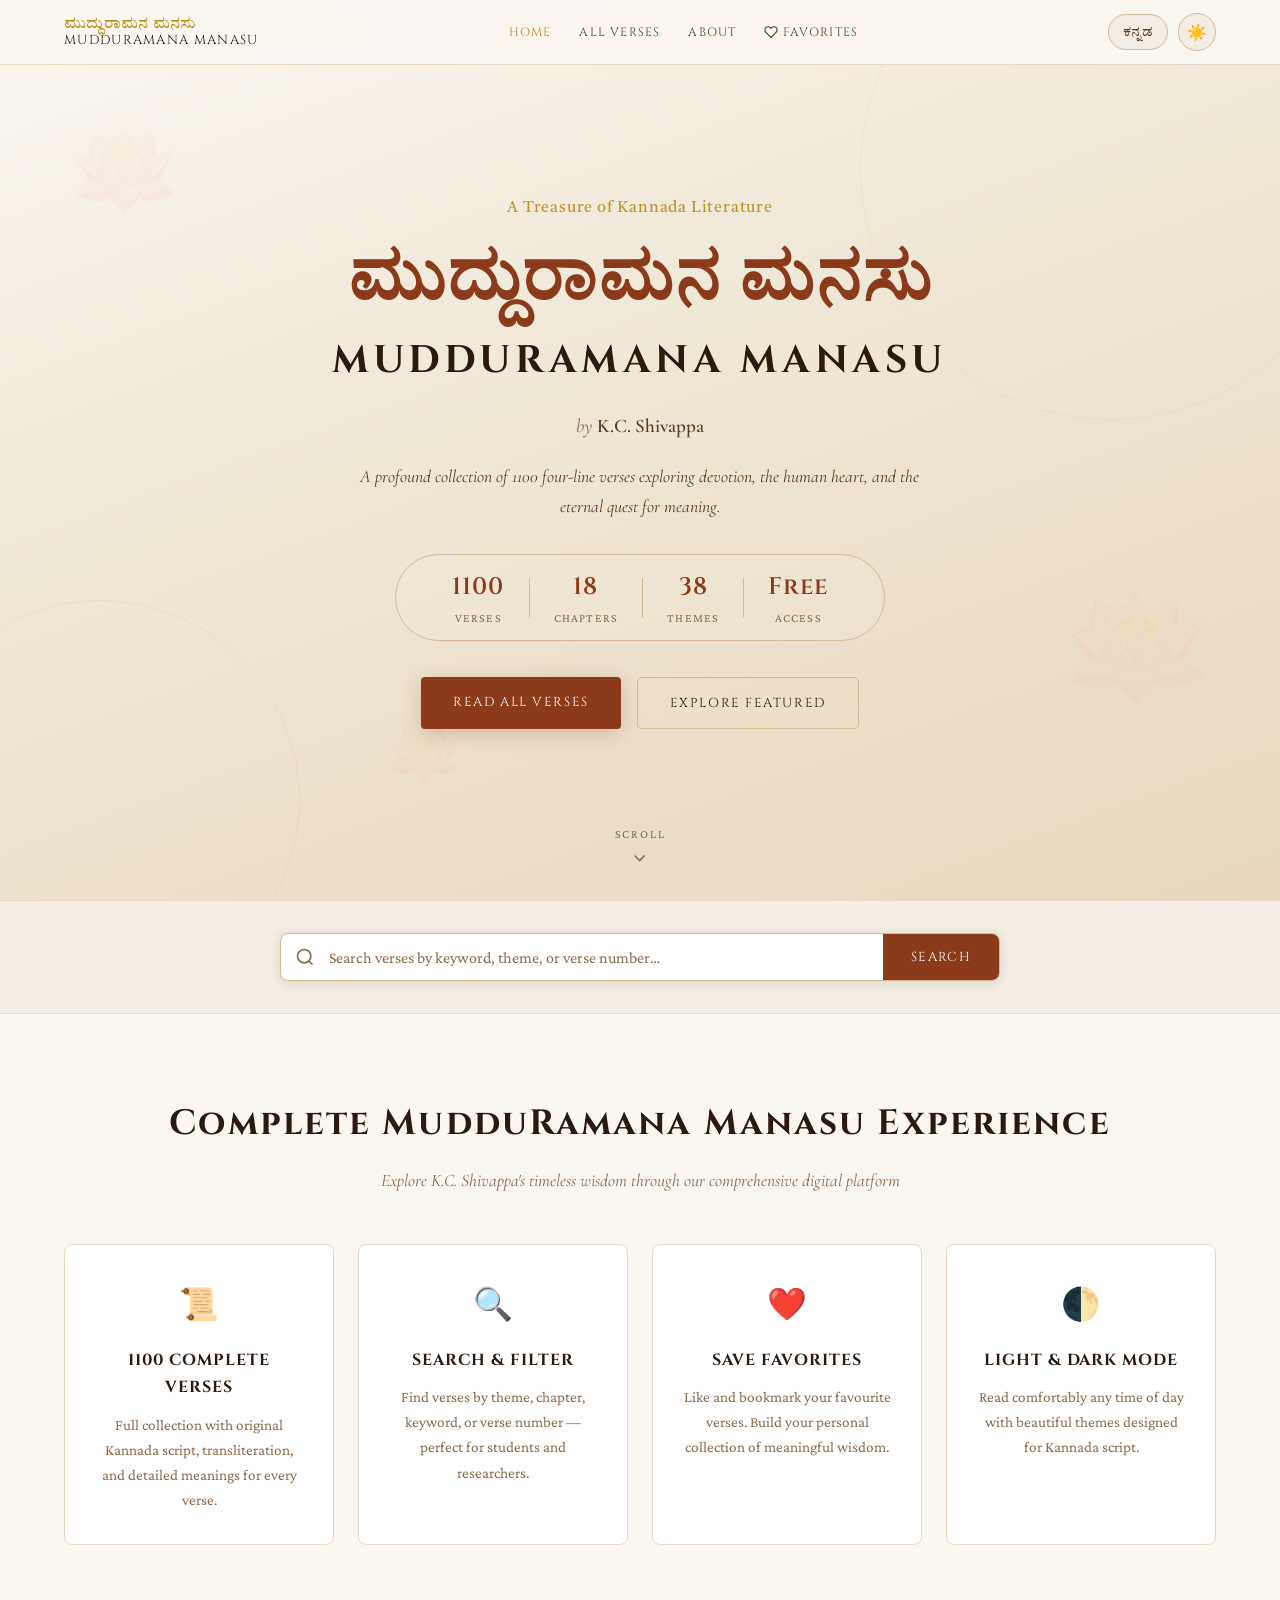
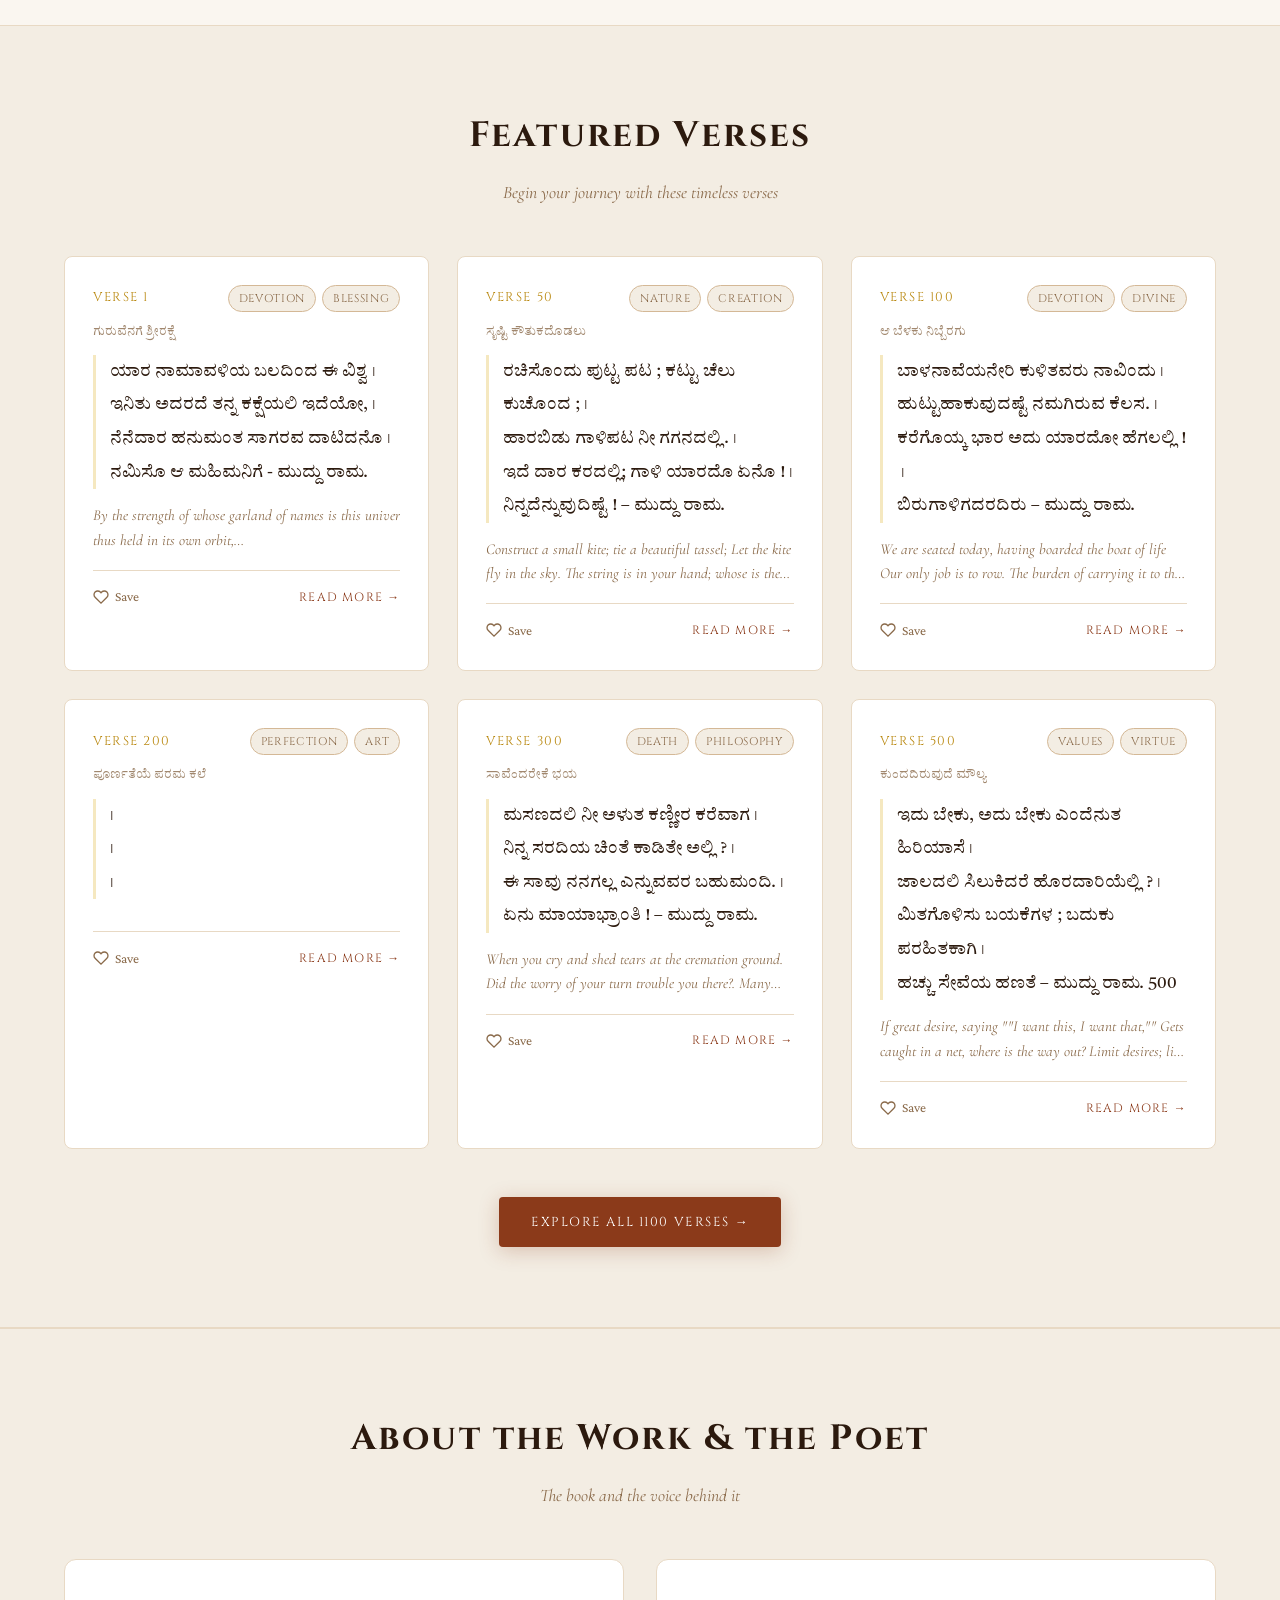
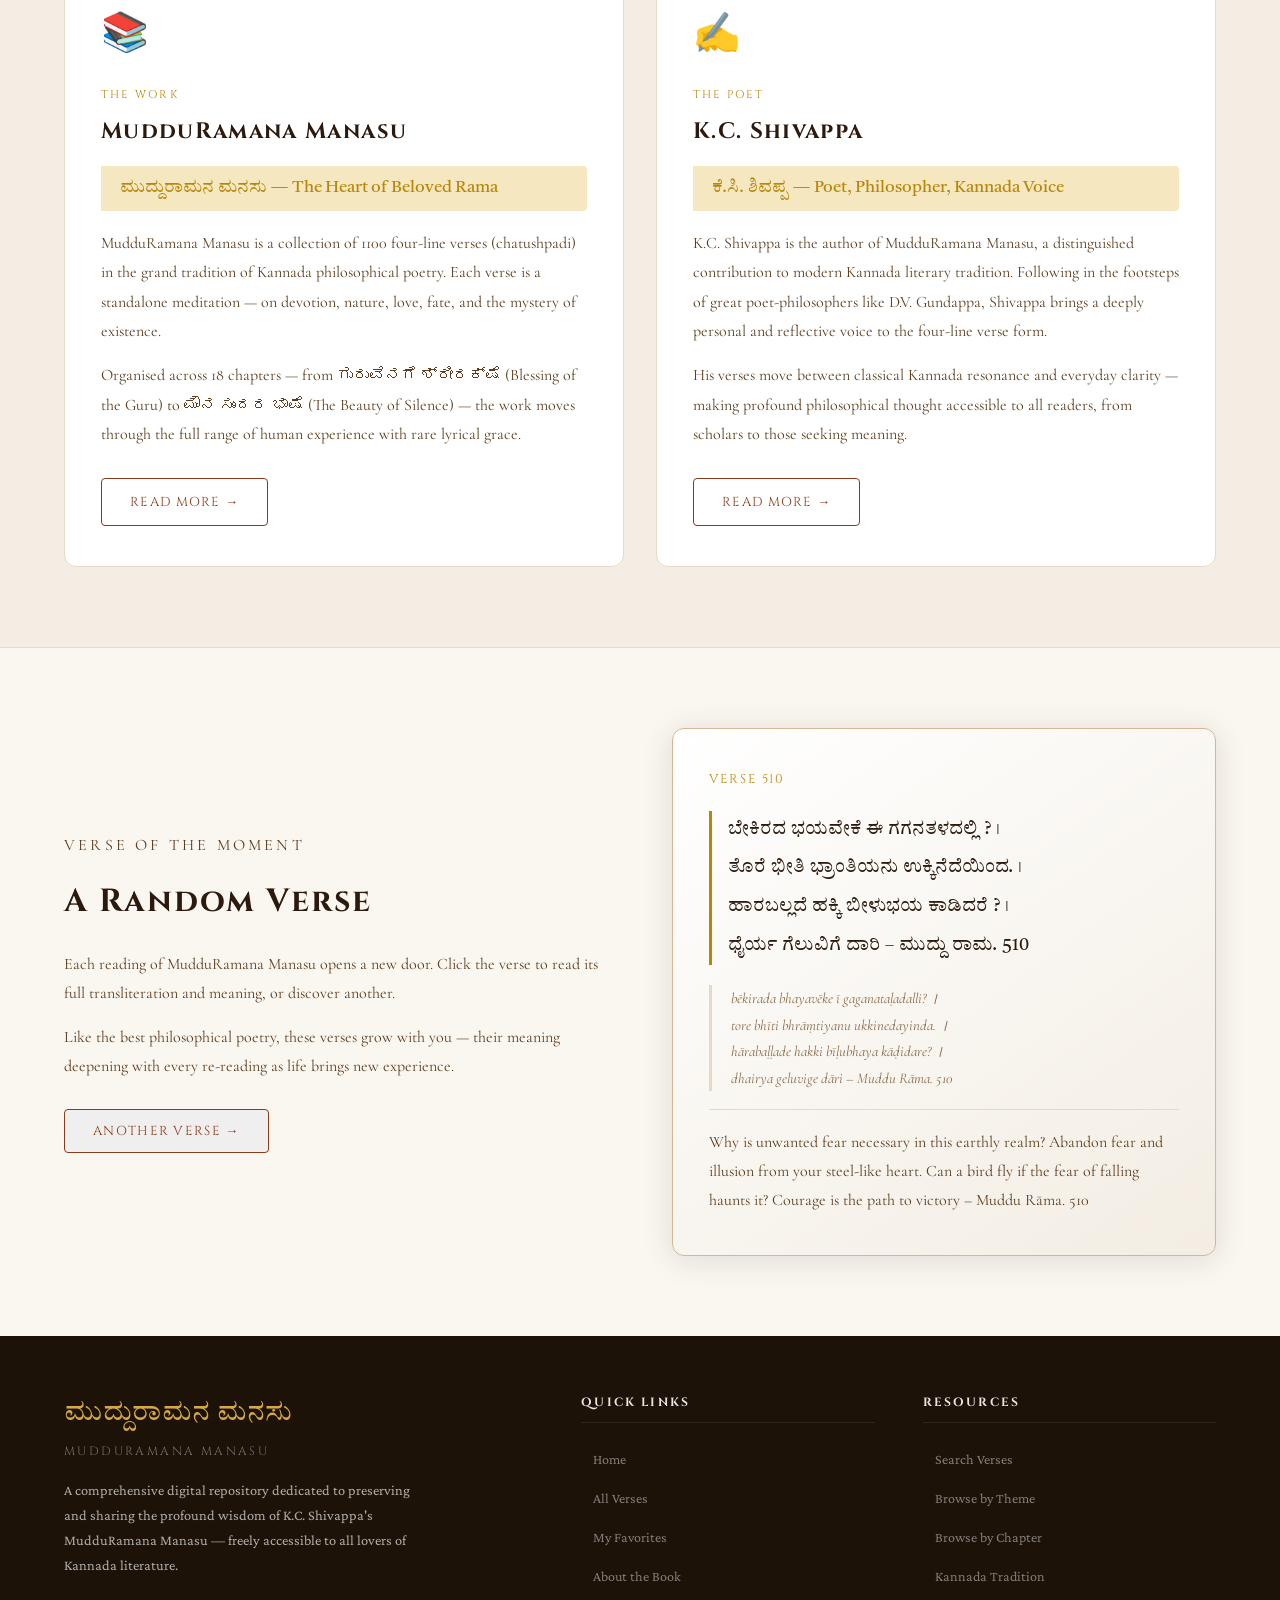
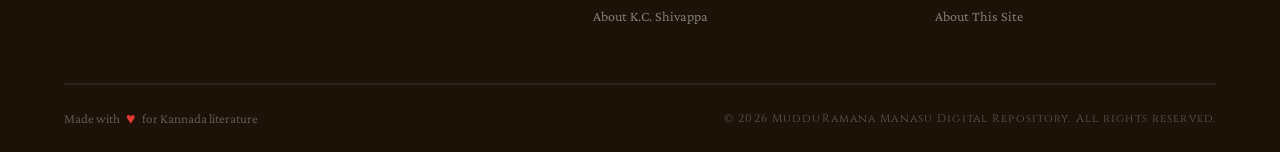
<file: index.html>
<!DOCTYPE html>
<html lang="en" data-theme="light" data-lang="en">
<head>
  <meta charset="UTF-8"/>
  <meta name="viewport" content="width=device-width, initial-scale=1.0"/>
  <title>MudduRamana Manasu – Complete 1100 Verses | K.C. Shivappa</title>
  <meta name="description" content="Discover all 1100 verses of MudduRamana Manasu by K.C. Shivappa. Free online Kannada literature repository."/>
  <link rel="preconnect" href="https://fonts.googleapis.com"/>
  <link rel="preconnect" href="https://fonts.gstatic.com" crossorigin/>
  <link href="https://fonts.googleapis.com/css2?family=Tiro+Kannada:ital@0;1&family=Cormorant+Garamond:ital,wght@0,300;0,400;0,600;1,300;1,400&family=Cinzel:wght@400;600;700&family=Crimson+Pro:ital,wght@0,300;0,400;1,300;1,400&display=swap" rel="stylesheet"/>
  <link rel="stylesheet" href="styles.css"/>
</head>
<body>

<!-- ── NAV ─────────────────────────────────────────────── -->
<nav class="nav" id="mainNav">
  <div class="nav-inner">
    <a href="index.html" class="nav-logo">
      <span class="nav-logo-kn">ಮುದ್ದುರಾಮನ ಮನಸು</span>
      <span class="nav-logo-en" data-i18n="nav_logo_sub">MudduRamana Manasu</span>
    </a>
    <div class="nav-links">
      <a href="index.html"    class="nav-link active" data-i18n="nav_home">Home</a>
      <a href="verses.html"   class="nav-link"        data-i18n="nav_verses">All Verses</a>
      <a href="about.html"    class="nav-link"        data-i18n="nav_about">About</a>
      <a href="favorites.html" class="nav-link">
        <svg width="14" height="14" viewBox="0 0 24 24" fill="none" stroke="currentColor" stroke-width="2"><path d="M20.84 4.61a5.5 5.5 0 0 0-7.78 0L12 5.67l-1.06-1.06a5.5 5.5 0 0 0-7.78 7.78l1.06 1.06L12 21.23l7.78-7.78 1.06-1.06a5.5 5.5 0 0 0 0-7.78z"></path></svg>
        <span data-i18n="nav_favorites">Favorites</span>
      </a>
    </div>
    <div class="nav-right">
      <button class="lang-toggle" id="langToggle" aria-label="Switch language">ಕನ್ನಡ</button>
      <button class="theme-toggle" id="themeToggle" aria-label="Toggle theme">☀️</button>
      <button class="nav-burger" id="navBurger" aria-label="Menu"><span></span><span></span><span></span></button>
    </div>
  </div>
  <div class="nav-mobile" id="navMobile">
    <a href="index.html"     data-i18n="nav_home">Home</a>
    <a href="verses.html"    data-i18n="nav_verses">All Verses</a>
    <a href="about.html"     data-i18n="nav_about">About</a>
    <a href="favorites.html" data-i18n="nav_favorites">Favorites</a>
  </div>
</nav>

<!-- ── HERO ────────────────────────────────────────────── -->
<section class="hero">
  <div class="hero-bg">
    <div class="hero-lotus hero-lotus-1">🪷</div>
    <div class="hero-lotus hero-lotus-2">🪷</div>
    <div class="hero-lotus hero-lotus-3">🪷</div>
  </div>
  <div class="hero-content">
    <p class="hero-subtitle-top" data-i18n="hero_subtitle">A Treasure of Kannada Literature</p>
    <h1 class="hero-title">
      <span class="hero-title-kn">ಮುದ್ದುರಾಮನ ಮನಸು</span>
      <span class="hero-title-en" data-i18n="hero_title_en">MudduRamana Manasu</span>
    </h1>
    <p class="hero-author"><span data-i18n="hero_author_pre">by</span> <strong>K.C. Shivappa</strong></p>
    <p class="hero-desc" data-i18n="hero_desc">A profound collection of 1100 four-line verses exploring devotion, the human heart, and the eternal quest for meaning.</p>
    <div class="hero-stats">
      <div class="hero-stat"><span class="hero-stat-num">1100</span><span class="hero-stat-label" data-i18n="stat_verses_lbl">Verses</span></div>
      <div class="hero-stat-divider"></div>
      <div class="hero-stat"><span class="hero-stat-num">18</span><span class="hero-stat-label" data-i18n="stat_chapters_lbl">Chapters</span></div>
      <div class="hero-stat-divider"></div>
      <div class="hero-stat"><span class="hero-stat-num">38</span><span class="hero-stat-label" data-i18n="stat_themes_lbl">Themes</span></div>
      <div class="hero-stat-divider"></div>
      <div class="hero-stat"><span class="hero-stat-num" data-i18n="stat_access_val">Free</span><span class="hero-stat-label" data-i18n="stat_access_lbl">Access</span></div>
    </div>
    <div class="hero-cta">
      <a href="verses.html" class="btn-primary"   data-i18n="cta_read">Read All Verses</a>
      <a href="#featured"   class="btn-secondary" data-i18n="cta_explore">Explore Featured</a>
    </div>
  </div>
  <div class="hero-scroll-hint">
    <span data-i18n="scroll_hint">Scroll</span>
    <svg width="20" height="20" viewBox="0 0 24 24" fill="none" stroke="currentColor" stroke-width="2"><polyline points="6 9 12 15 18 9"></polyline></svg>
  </div>
</section>

<!-- ── SEARCH ───────────────────────────────────────────── -->
<section class="search-section">
  <div class="container">
    <div class="search-box">
      <svg class="search-icon" width="20" height="20" viewBox="0 0 24 24" fill="none" stroke="currentColor" stroke-width="2"><circle cx="11" cy="11" r="8"></circle><line x1="21" y1="21" x2="16.65" y2="16.65"></line></svg>
      <input type="text" id="heroSearch" class="search-input" data-i18n="search_ph" data-i18n-attr="placeholder" placeholder="Search verses by keyword, theme, or verse number…"/>
      <button class="search-btn" onclick="doSearch()" data-i18n="search_btn">Search</button>
    </div>
  </div>
</section>

<!-- ── FEATURES ─────────────────────────────────────────── -->
<section class="features-section">
  <div class="container">
    <h2 class="section-title"    data-i18n="features_title">Complete MudduRamana Manasu Experience</h2>
    <p  class="section-subtitle" data-i18n="features_subtitle">Explore K.C. Shivappa's timeless wisdom through our comprehensive digital platform</p>
    <div class="features-grid">
      <div class="feature-card"><div class="feature-icon">📜</div><h3 data-i18n="feat1_title">1100 Complete Verses</h3><p data-i18n="feat1_desc">Full collection with original Kannada script, transliteration, and detailed meanings for every verse.</p></div>
      <div class="feature-card"><div class="feature-icon">🔍</div><h3 data-i18n="feat2_title">Search &amp; Filter</h3><p data-i18n="feat2_desc">Find verses by theme, chapter, keyword, or verse number — perfect for students and researchers.</p></div>
      <div class="feature-card"><div class="feature-icon">❤️</div><h3 data-i18n="feat3_title">Save Favorites</h3><p data-i18n="feat3_desc">Like and bookmark your favourite verses. Build your personal collection of meaningful wisdom.</p></div>
      <div class="feature-card"><div class="feature-icon">🌓</div><h3 data-i18n="feat4_title">Light &amp; Dark Mode</h3><p data-i18n="feat4_desc">Read comfortably any time of day with beautiful themes designed for Kannada script.</p></div>
    </div>
  </div>
</section>

<!-- ── FEATURED VERSES ──────────────────────────────────── -->
<section class="featured-section" id="featured">
  <div class="container">
    <h2 class="section-title"    data-i18n="featured_title">Featured Verses</h2>
    <p  class="section-subtitle" data-i18n="featured_subtitle">Begin your journey with these timeless verses</p>
    <div class="verses-grid" id="featuredGrid"></div>
    <div class="featured-cta">
      <a href="verses.html" class="btn-primary" data-i18n="featured_cta">Explore All 1100 Verses →</a>
    </div>
  </div>
</section>

<!-- ── ABOUT DUO ─────────────────────────────────────────── -->
<section class="about-duo-section">
  <div class="container">
    <h2 class="section-title"    data-i18n="about_duo_title">About the Work &amp; the Poet</h2>
    <p  class="section-subtitle" data-i18n="about_duo_subtitle">The book and the voice behind it</p>
    <div class="about-duo-grid">

      <div class="about-duo-card">
        <div class="about-duo-card-icon">📚</div>
        <div class="about-duo-card-label" data-i18n="about_book_label">The Work</div>
        <h3 data-i18n="about_book_title">MudduRamana Manasu</h3>
        <span class="highlight-line" data-i18n="about_book_hl">ಮುದ್ದುರಾಮನ ಮನಸು — The Heart of Beloved Rama</span>
        <p data-i18n="about_book_p1">MudduRamana Manasu is a collection of 1100 four-line verses in the grand tradition of Kannada philosophical poetry.</p>
        <p data-i18n="about_book_p2">Organised across 18 chapters from ಗುರುವೆನಗೆ ಶ್ರೀರಕ್ಷೆ to ಮೌನ ಸುಂದರ ಭಾಷೆ, the work moves through the full range of human experience.</p>
        <a href="about.html#book" class="btn-outline" data-i18n="about_book_more">Read More →</a>
      </div>

      <div class="about-duo-card">
        <div class="about-duo-card-icon">✍️</div>
        <div class="about-duo-card-label" data-i18n="about_auth_label">The Poet</div>
        <h3 data-i18n="about_auth_title">K.C. Shivappa</h3>
        <span class="highlight-line" data-i18n="about_auth_hl">ಕೆ.ಸಿ. ಶಿವಪ್ಪ — Poet, Philosopher, Kannada Voice</span>
        <p data-i18n="about_auth_p1">K.C. Shivappa is the author of MudduRamana Manasu, a distinguished contribution to modern Kannada literary tradition.</p>
        <p data-i18n="about_auth_p2">His verses move between classical Kannada resonance and everyday clarity — making profound thought accessible to all.</p>
        <a href="about.html#author" class="btn-outline" data-i18n="about_auth_more">Read More →</a>
      </div>

    </div>
  </div>
</section>

<!-- ── RANDOM VERSE ──────────────────────────────────────── -->
<section class="about-snippet">
  <div class="container">
    <div class="about-snippet-inner">
      <div class="about-snippet-text">
        <p class="about-label"  data-i18n="rand_label">Verse of the Moment</p>
        <h2 data-i18n="rand_title">A Random Verse</h2>
        <p data-i18n="rand_p1">Each reading of MudduRamana Manasu opens a new door. Click the verse to read its full transliteration and meaning.</p>
        <p data-i18n="rand_p2">Like the best philosophical poetry, these verses grow with you — their meaning deepening with every re-reading.</p>
        <button class="btn-outline" onclick="renderRandomVerse()" data-i18n="rand_btn">Another Verse →</button>
      </div>
      <div class="about-snippet-verse">
        <div class="verse-card-large" id="randomVerse"></div>
      </div>
    </div>
  </div>
</section>

<!-- ── FOOTER ────────────────────────────────────────────── -->
<footer class="footer">
  <div class="container">
    <div class="footer-top">
      <div class="footer-brand">
        <span class="footer-brand-logo">ಮುದ್ದುರಾಮನ ಮನಸು</span>
        <span class="footer-brand-logo-en">MudduRamana Manasu</span>
        <p data-i18n="footer_brand_desc">A comprehensive digital repository dedicated to preserving and sharing the profound wisdom of K.C. Shivappa's MudduRamana Manasu.</p>
      </div>
      <div class="footer-col">
        <h4 data-i18n="footer_quick_links">Quick Links</h4>
        <a href="index.html"        data-i18n="footer_lnk_home">Home</a>
        <a href="verses.html"       data-i18n="footer_lnk_verses">All Verses</a>
        <a href="favorites.html"    data-i18n="footer_lnk_favs">My Favorites</a>
        <a href="about.html"        data-i18n="footer_lnk_book">About the Book</a>
        <a href="about.html#author" data-i18n="footer_lnk_author">About K.C. Shivappa</a>
      </div>
      <div class="footer-col">
        <h4 data-i18n="footer_resources">Resources</h4>
        <a href="verses.html"          data-i18n="footer_res_search">Search Verses</a>
        <a href="verses.html"          data-i18n="footer_res_theme">Browse by Theme</a>
        <a href="verses.html"          data-i18n="footer_res_chapter">Browse by Chapter</a>
        <a href="about.html#tradition" data-i18n="footer_res_trad">Kannada Tradition</a>
        <a href="about.html#repository" data-i18n="footer_res_site">About This Site</a>
      </div>
    </div>
    <hr class="footer-divider"/>
    <div class="footer-bottom">
      <div class="footer-bottom-left">
        <span data-i18n="footer_made_with">Made with</span> <span class="footer-heart">♥</span> <span data-i18n="footer_for_lit">for Kannada literature</span>
      </div>
      <div class="footer-bottom-right" data-i18n="footer_copy">© 2026 MudduRamana Manasu Digital Repository. All rights reserved.</div>
    </div>
  </div>
</footer>

<!-- ── MODAL ─────────────────────────────────────────────── -->
<div class="modal-overlay" id="modalOverlay" onclick="closeModal(event)">
  <div class="modal" id="verseModal">
    <button class="modal-close" onclick="closeModalDirect()">&times;</button>
    <div class="modal-content" id="modalContent"></div>
    <div class="modal-nav">
      <button class="modal-nav-btn" id="prevBtn" onclick="navigateModal(-1)">← Previous</button>
      <button class="modal-nav-btn" id="nextBtn" onclick="navigateModal(1)">Next →</button>
    </div>
  </div>
</div>

<script src="data.js"></script>
<script src="i18n.js"></script>
<script src="app.js"></script>
</body>
</html>
</file>
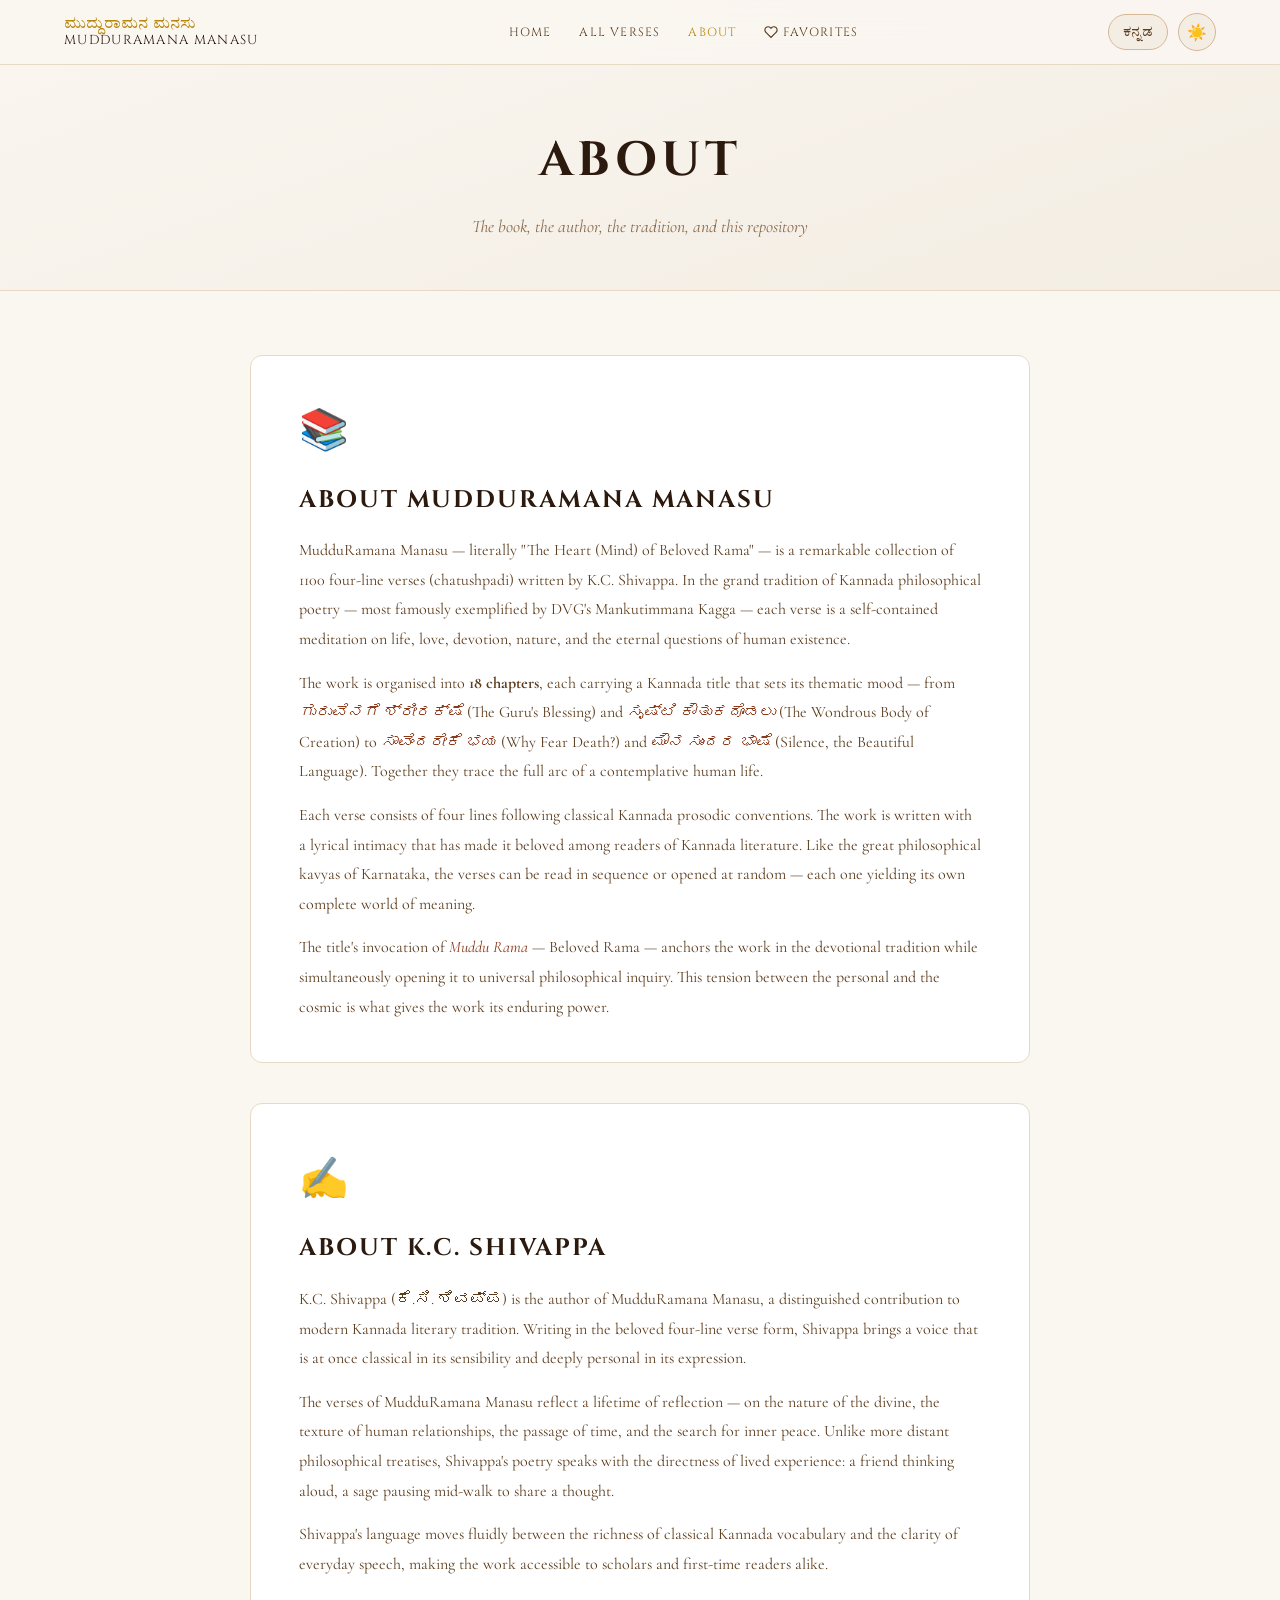
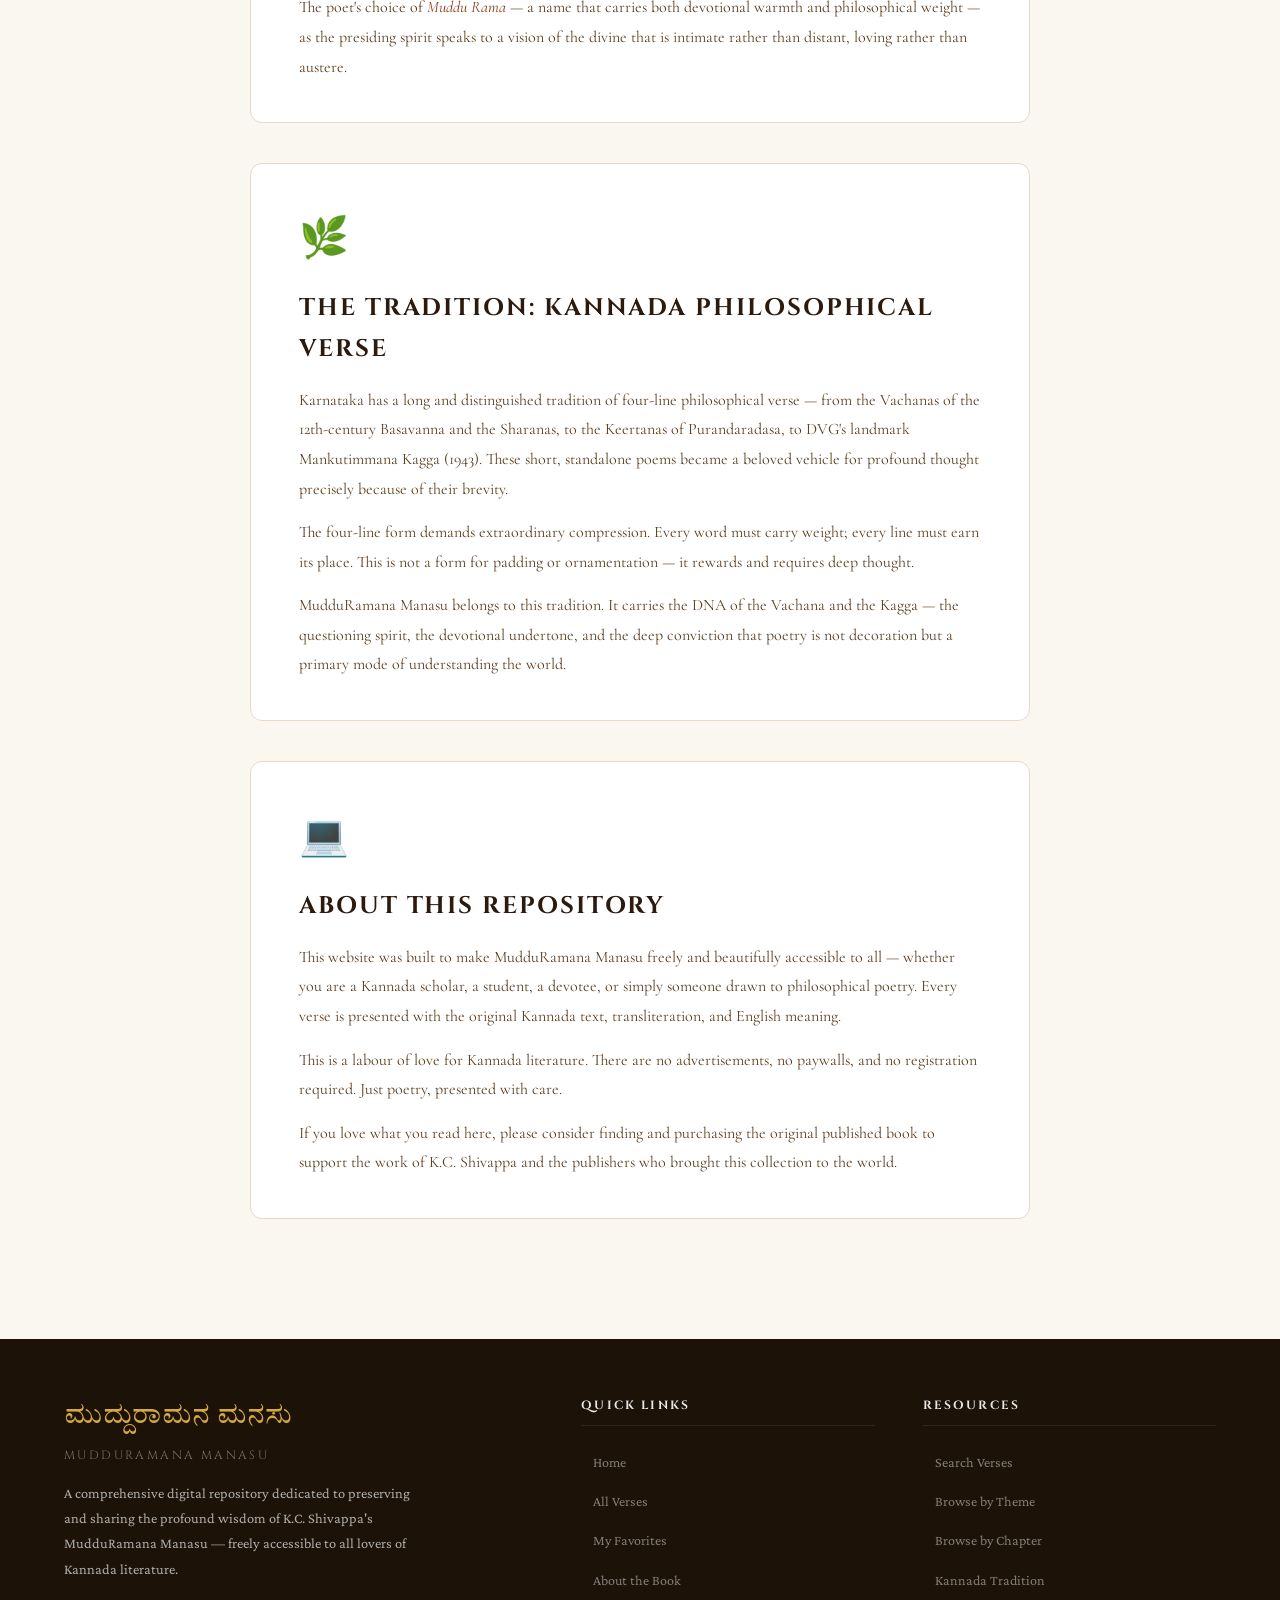
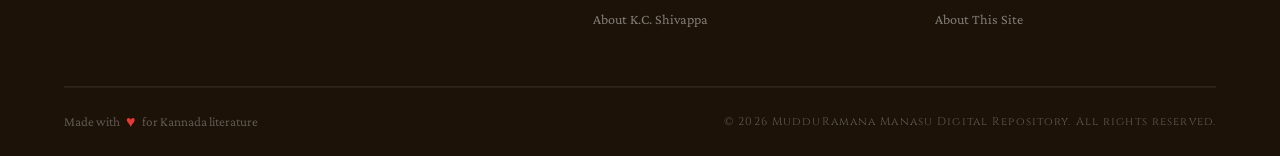
<file: about.html>
<!DOCTYPE html>
<html lang="en" data-theme="light" data-lang="en">
<head>
  <meta charset="UTF-8"/>
  <meta name="viewport" content="width=device-width, initial-scale=1.0"/>
  <title>About – MudduRamana Manasu | K.C. Shivappa</title>
  <link rel="preconnect" href="https://fonts.googleapis.com"/>
  <link rel="preconnect" href="https://fonts.gstatic.com" crossorigin/>
  <link href="https://fonts.googleapis.com/css2?family=Tiro+Kannada:ital@0;1&family=Cormorant+Garamond:ital,wght@0,300;0,400;0,600;1,300;1,400&family=Cinzel:wght@400;600;700&family=Crimson+Pro:ital,wght@0,300;0,400;1,300;1,400&display=swap" rel="stylesheet"/>
  <link rel="stylesheet" href="styles.css"/>
</head>
<body>
<nav class="nav" id="mainNav">
  <div class="nav-inner">
    <a href="index.html" class="nav-logo">
      <span class="nav-logo-kn">ಮುದ್ದುರಾಮನ ಮನಸು</span>
      <span class="nav-logo-en" data-i18n="nav_logo_sub">MudduRamana Manasu</span>
    </a>
    <div class="nav-links">
      <a href="index.html"    class="nav-link"        data-i18n="nav_home">Home</a>
      <a href="verses.html"   class="nav-link"        data-i18n="nav_verses">All Verses</a>
      <a href="about.html"    class="nav-link active"  data-i18n="nav_about">About</a>
      <a href="favorites.html" class="nav-link"><svg width="14" height="14" viewBox="0 0 24 24" fill="none" stroke="currentColor" stroke-width="2"><path d="M20.84 4.61a5.5 5.5 0 0 0-7.78 0L12 5.67l-1.06-1.06a5.5 5.5 0 0 0-7.78 7.78l1.06 1.06L12 21.23l7.78-7.78 1.06-1.06a5.5 5.5 0 0 0 0-7.78z"></path></svg> <span data-i18n="nav_favorites">Favorites</span></a>
    </div>
    <div class="nav-right">
      <button class="lang-toggle" id="langToggle">ಕನ್ನಡ</button>
      <button class="theme-toggle" id="themeToggle">☀️</button>
      <button class="nav-burger" id="navBurger"><span></span><span></span><span></span></button>
    </div>
  </div>
  <div class="nav-mobile" id="navMobile">
    <a href="index.html"     data-i18n="nav_home">Home</a>
    <a href="verses.html"    data-i18n="nav_verses">All Verses</a>
    <a href="about.html"     data-i18n="nav_about">About</a>
    <a href="favorites.html" data-i18n="nav_favorites">Favorites</a>
  </div>
</nav>

<div class="page-header">
  <div class="container">
    <h1 class="page-header-title" data-i18n="page_about_title">About</h1>
    <p  class="page-header-sub"   data-i18n="page_about_sub">The book, the author, the tradition, and this repository</p>
  </div>
</div>

<section class="about-section">
  <div class="container">
    <div class="about-prose">

      <!-- About the Book -->
      <div class="about-block" id="book">
        <div class="about-block-icon">📚</div>
        <h2 data-i18n="about_s_book_title">About MudduRamana Manasu</h2>
        <p data-i18n-html="about_s_book_p1">MudduRamana Manasu — literally "The Heart (Mind) of Beloved Rama" — is a remarkable collection…</p>
        <p data-i18n-html="about_s_book_p2">The work is organised into <strong>18 chapters</strong>…</p>
        <p data-i18n-html="about_s_book_p3">Each verse consists of four lines following classical Kannada prosodic conventions…</p>
        <p data-i18n-html="about_s_book_p4">The title's invocation of <em>Muddu Rama</em> — Beloved Rama — anchors the work…</p>
      </div>

      <!-- About the Author -->
      <div class="about-block" id="author">
        <div class="about-block-icon">✍️</div>
        <h2 data-i18n="about_s_auth_title">About K.C. Shivappa</h2>
        <p data-i18n-html="about_s_auth_p1">K.C. Shivappa (ಕೆ.ಸಿ. ಶಿವಪ್ಪ) is the author of MudduRamana Manasu…</p>
        <p data-i18n-html="about_s_auth_p2">The verses of MudduRamana Manasu reflect a lifetime of reflection…</p>
        <p data-i18n-html="about_s_auth_p3">Shivappa's language moves fluidly between the richness of classical Kannada vocabulary…</p>
        <p data-i18n-html="about_s_auth_p4">The poet's choice of <em>Muddu Rama</em> — a name that carries both devotional warmth…</p>
      </div>

      <!-- The Tradition -->
      <div class="about-block" id="tradition">
        <div class="about-block-icon">🌿</div>
        <h2 data-i18n="about_s_trad_title">The Tradition: Kannada Philosophical Verse</h2>
        <p data-i18n-html="about_s_trad_p1">Karnataka has a long and distinguished tradition of four-line philosophical verse…</p>
        <p data-i18n-html="about_s_trad_p2">The four-line form demands extraordinary compression. Every word must carry weight…</p>
        <p data-i18n-html="about_s_trad_p3">MudduRamana Manasu belongs to this tradition. It carries the DNA of the Vachana and the Kagga…</p>
      </div>

      <!-- About this Repository -->
      <div class="about-block" id="repository">
        <div class="about-block-icon">💻</div>
        <h2 data-i18n="about_s_repo_title">About This Repository</h2>
        <p data-i18n-html="about_s_repo_p1">This website was built to make MudduRamana Manasu freely and beautifully accessible to all…</p>
        <p data-i18n-html="about_s_repo_p2">This is a labour of love for Kannada literature. There are no advertisements, no paywalls…</p>
        <p data-i18n-html="about_s_repo_p3">If you love what you read here, please consider finding and purchasing the original published book…</p>
      </div>

    </div>
  </div>
</section>

<footer class="footer">
  <div class="container">
    <div class="footer-top">
      <div class="footer-brand">
        <span class="footer-brand-logo">ಮುದ್ದುರಾಮನ ಮನಸು</span>
        <span class="footer-brand-logo-en">MudduRamana Manasu</span>
        <p data-i18n="footer_brand_desc">A comprehensive digital repository for K.C. Shivappa's MudduRamana Manasu.</p>
      </div>
      <div class="footer-col">
        <h4 data-i18n="footer_quick_links">Quick Links</h4>
        <a href="index.html"        data-i18n="footer_lnk_home">Home</a>
        <a href="verses.html"       data-i18n="footer_lnk_verses">All Verses</a>
        <a href="favorites.html"    data-i18n="footer_lnk_favs">My Favorites</a>
        <a href="about.html"        data-i18n="footer_lnk_book">About the Book</a>
        <a href="about.html#author" data-i18n="footer_lnk_author">About K.C. Shivappa</a>
      </div>
      <div class="footer-col">
        <h4 data-i18n="footer_resources">Resources</h4>
        <a href="verses.html"          data-i18n="footer_res_search">Search Verses</a>
        <a href="verses.html"          data-i18n="footer_res_theme">Browse by Theme</a>
        <a href="verses.html"          data-i18n="footer_res_chapter">Browse by Chapter</a>
        <a href="about.html#tradition" data-i18n="footer_res_trad">Kannada Tradition</a>
        <a href="about.html#repository" data-i18n="footer_res_site">About This Site</a>
      </div>
    </div>
    <hr class="footer-divider"/>
    <div class="footer-bottom">
      <div class="footer-bottom-left"><span data-i18n="footer_made_with">Made with</span> <span class="footer-heart">♥</span> <span data-i18n="footer_for_lit">for Kannada literature</span></div>
      <div class="footer-bottom-right" data-i18n="footer_copy">© 2026 MudduRamana Manasu Digital Repository. All rights reserved.</div>
    </div>
  </div>
</footer>

<script src="data.js"></script>
<script src="i18n.js"></script>
<script src="app.js"></script>
</body>
</html>
</file>
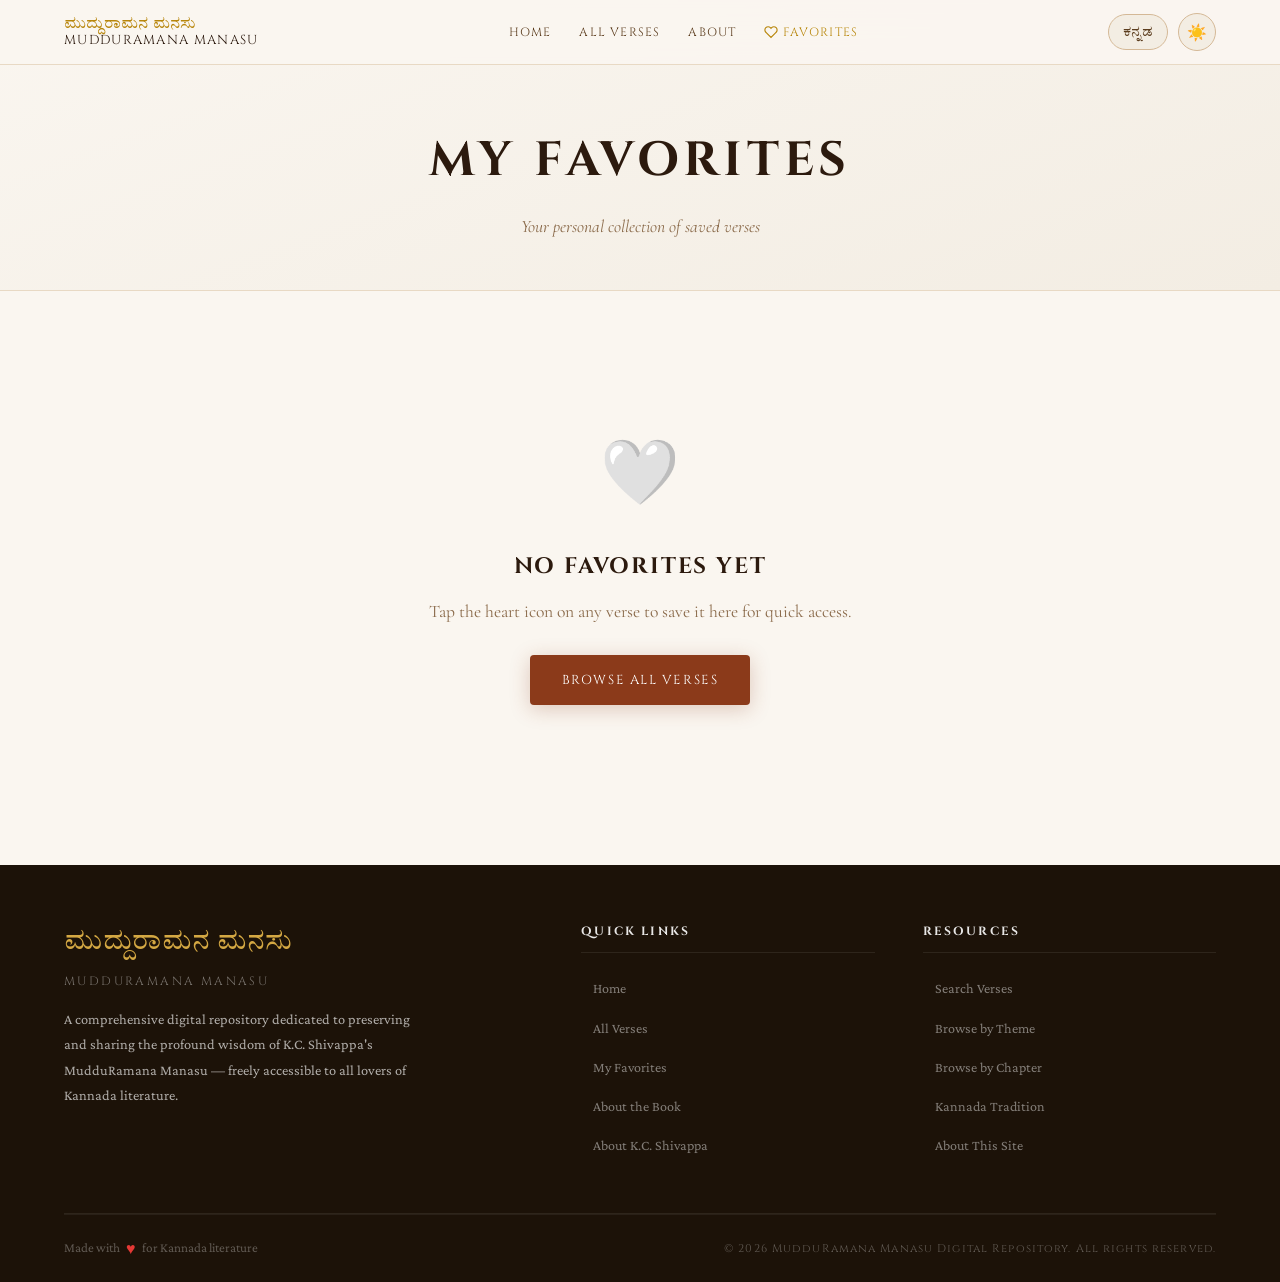
<file: favorites.html>
<!DOCTYPE html>
<html lang="en" data-theme="light" data-lang="en">
<head>
  <meta charset="UTF-8"/>
  <meta name="viewport" content="width=device-width, initial-scale=1.0"/>
  <title>My Favorites – MudduRamana Manasu</title>
  <link rel="preconnect" href="https://fonts.googleapis.com"/>
  <link rel="preconnect" href="https://fonts.gstatic.com" crossorigin/>
  <link href="https://fonts.googleapis.com/css2?family=Tiro+Kannada:ital@0;1&family=Cormorant+Garamond:ital,wght@0,300;0,400;0,600;1,300;1,400&family=Cinzel:wght@400;600;700&family=Crimson+Pro:ital,wght@0,300;0,400;1,300;1,400&display=swap" rel="stylesheet"/>
  <link rel="stylesheet" href="styles.css"/>
</head>
<body>
<nav class="nav" id="mainNav">
  <div class="nav-inner">
    <a href="index.html" class="nav-logo">
      <span class="nav-logo-kn">ಮುದ್ದುರಾಮನ ಮನಸು</span>
      <span class="nav-logo-en" data-i18n="nav_logo_sub">MudduRamana Manasu</span>
    </a>
    <div class="nav-links">
      <a href="index.html"    class="nav-link"        data-i18n="nav_home">Home</a>
      <a href="verses.html"   class="nav-link"        data-i18n="nav_verses">All Verses</a>
      <a href="about.html"    class="nav-link"        data-i18n="nav_about">About</a>
      <a href="favorites.html" class="nav-link active"><svg width="14" height="14" viewBox="0 0 24 24" fill="none" stroke="currentColor" stroke-width="2"><path d="M20.84 4.61a5.5 5.5 0 0 0-7.78 0L12 5.67l-1.06-1.06a5.5 5.5 0 0 0-7.78 7.78l1.06 1.06L12 21.23l7.78-7.78 1.06-1.06a5.5 5.5 0 0 0 0-7.78z"></path></svg> <span data-i18n="nav_favorites">Favorites</span></a>
    </div>
    <div class="nav-right">
      <button class="lang-toggle" id="langToggle">ಕನ್ನಡ</button>
      <button class="theme-toggle" id="themeToggle">☀️</button>
      <button class="nav-burger" id="navBurger"><span></span><span></span><span></span></button>
    </div>
  </div>
  <div class="nav-mobile" id="navMobile">
    <a href="index.html"     data-i18n="nav_home">Home</a>
    <a href="verses.html"    data-i18n="nav_verses">All Verses</a>
    <a href="about.html"     data-i18n="nav_about">About</a>
    <a href="favorites.html" data-i18n="nav_favorites">Favorites</a>
  </div>
</nav>

<div class="page-header">
  <div class="container">
    <h1 class="page-header-title" data-i18n="page_fav_title">My Favorites</h1>
    <p  class="page-header-sub"   data-i18n="page_fav_sub">Your personal collection of saved verses</p>
  </div>
</div>

<section class="favorites-section">
  <div class="container">
    <div id="favoritesContent"></div>
  </div>
</section>

<footer class="footer">
  <div class="container">
    <div class="footer-top">
      <div class="footer-brand">
        <span class="footer-brand-logo">ಮುದ್ದುರಾಮನ ಮನಸು</span>
        <span class="footer-brand-logo-en">MudduRamana Manasu</span>
        <p data-i18n="footer_brand_desc">A comprehensive digital repository for K.C. Shivappa's MudduRamana Manasu.</p>
      </div>
      <div class="footer-col">
        <h4 data-i18n="footer_quick_links">Quick Links</h4>
        <a href="index.html"        data-i18n="footer_lnk_home">Home</a>
        <a href="verses.html"       data-i18n="footer_lnk_verses">All Verses</a>
        <a href="favorites.html"    data-i18n="footer_lnk_favs">My Favorites</a>
        <a href="about.html"        data-i18n="footer_lnk_book">About the Book</a>
        <a href="about.html#author" data-i18n="footer_lnk_author">About K.C. Shivappa</a>
      </div>
      <div class="footer-col">
        <h4 data-i18n="footer_resources">Resources</h4>
        <a href="verses.html"           data-i18n="footer_res_search">Search Verses</a>
        <a href="verses.html"           data-i18n="footer_res_theme">Browse by Theme</a>
        <a href="verses.html"           data-i18n="footer_res_chapter">Browse by Chapter</a>
        <a href="about.html#tradition"  data-i18n="footer_res_trad">Kannada Tradition</a>
        <a href="about.html#repository" data-i18n="footer_res_site">About This Site</a>
      </div>
    </div>
    <hr class="footer-divider"/>
    <div class="footer-bottom">
      <div class="footer-bottom-left"><span data-i18n="footer_made_with">Made with</span> <span class="footer-heart">♥</span> <span data-i18n="footer_for_lit">for Kannada literature</span></div>
      <div class="footer-bottom-right" data-i18n="footer_copy">© 2026 MudduRamana Manasu Digital Repository. All rights reserved.</div>
    </div>
  </div>
</footer>

<div class="modal-overlay" id="modalOverlay" onclick="closeModal(event)">
  <div class="modal" id="verseModal">
    <button class="modal-close" onclick="closeModalDirect()">&times;</button>
    <div class="modal-content" id="modalContent"></div>
    <div class="modal-nav">
      <button class="modal-nav-btn" id="prevBtn" onclick="navigateModal(-1)">← Previous</button>
      <button class="modal-nav-btn" id="nextBtn" onclick="navigateModal(1)">Next →</button>
    </div>
  </div>
</div>

<script src="data.js"></script>
<script src="i18n.js"></script>
<script src="app.js"></script>
</body>
</html>
</file>
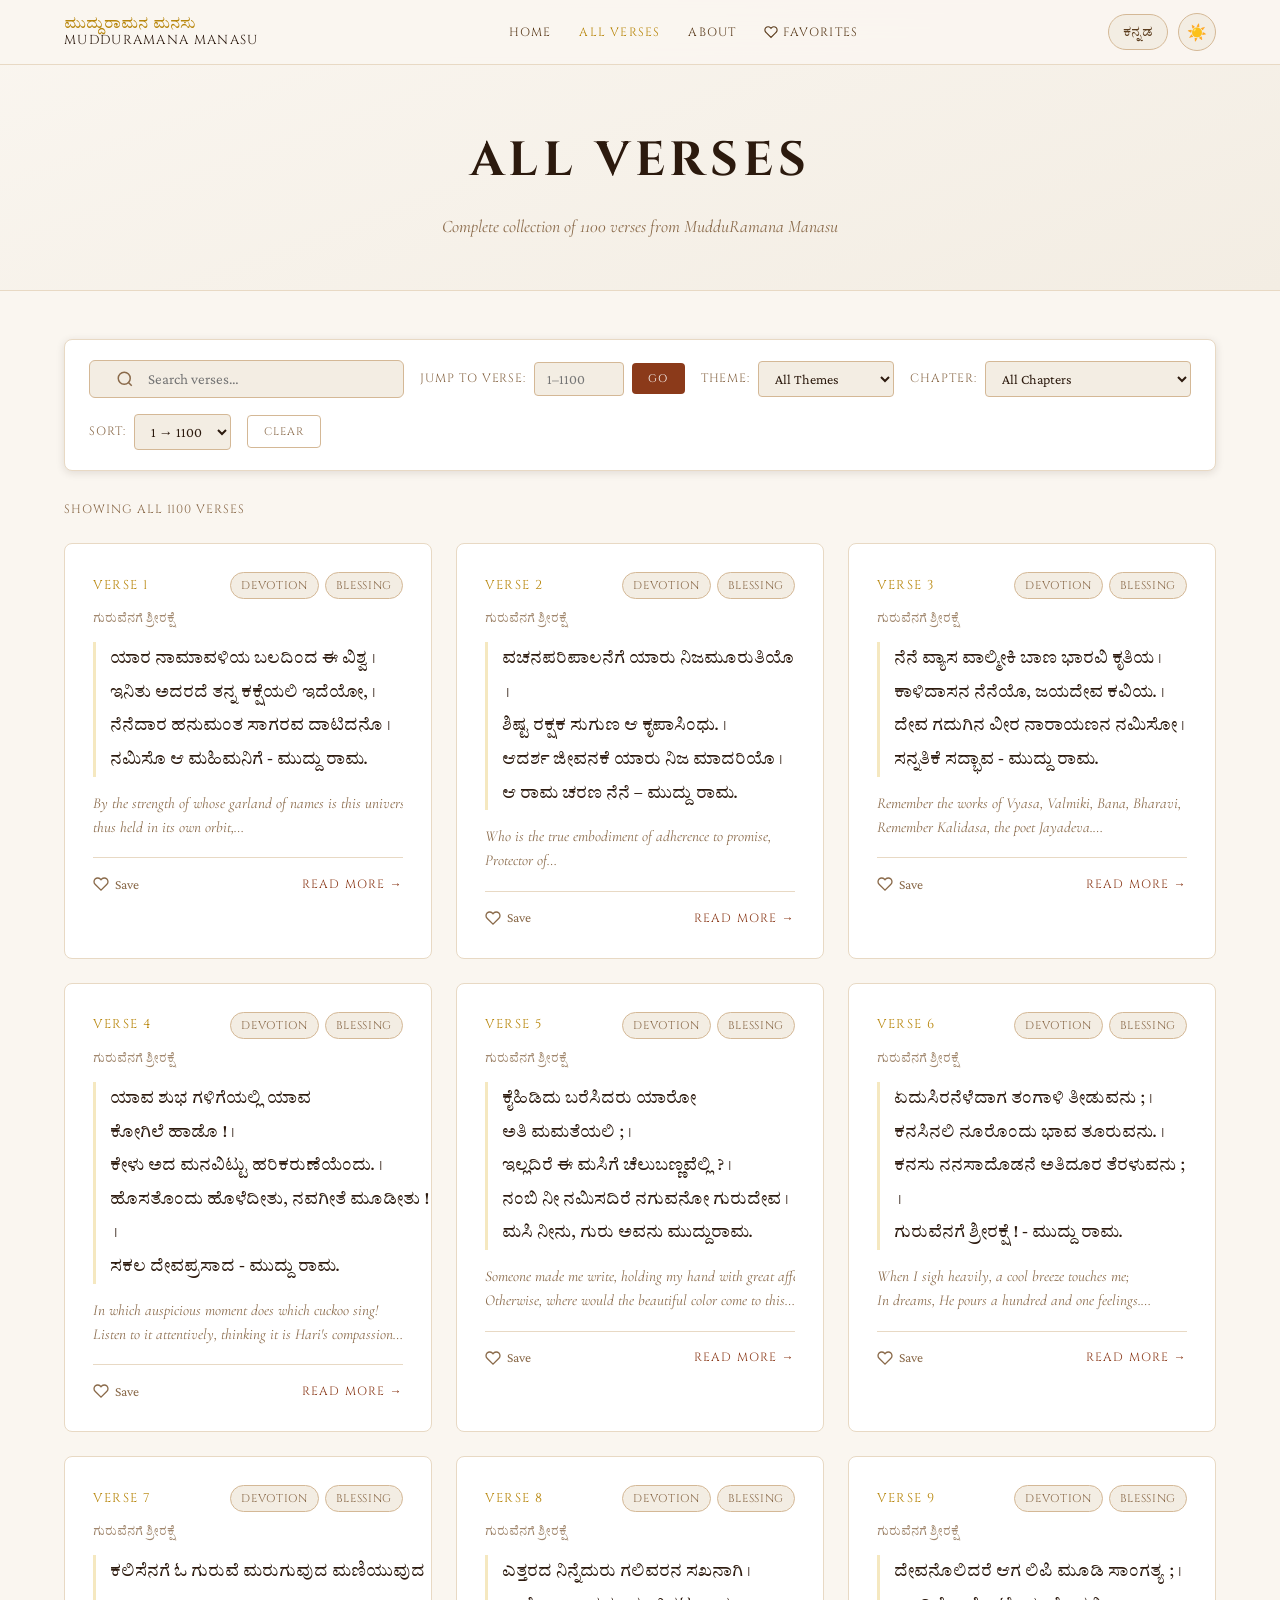
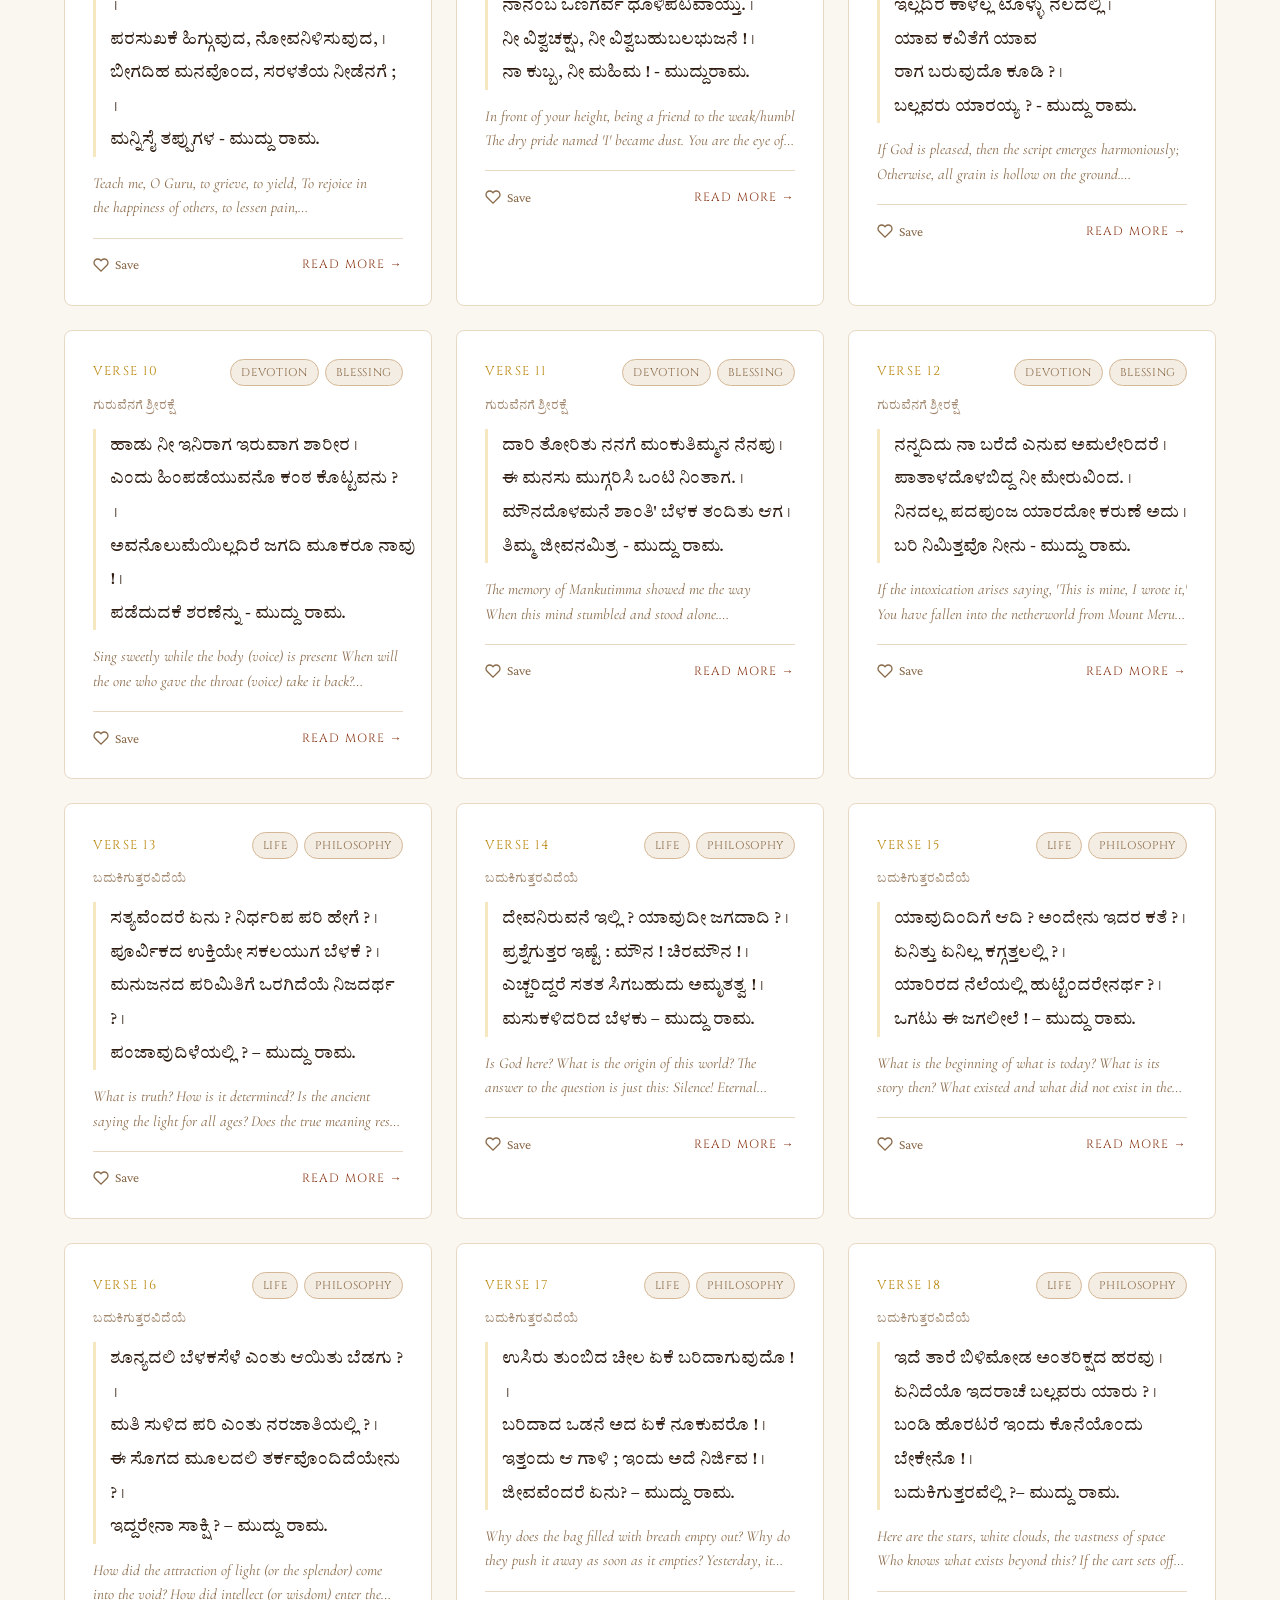
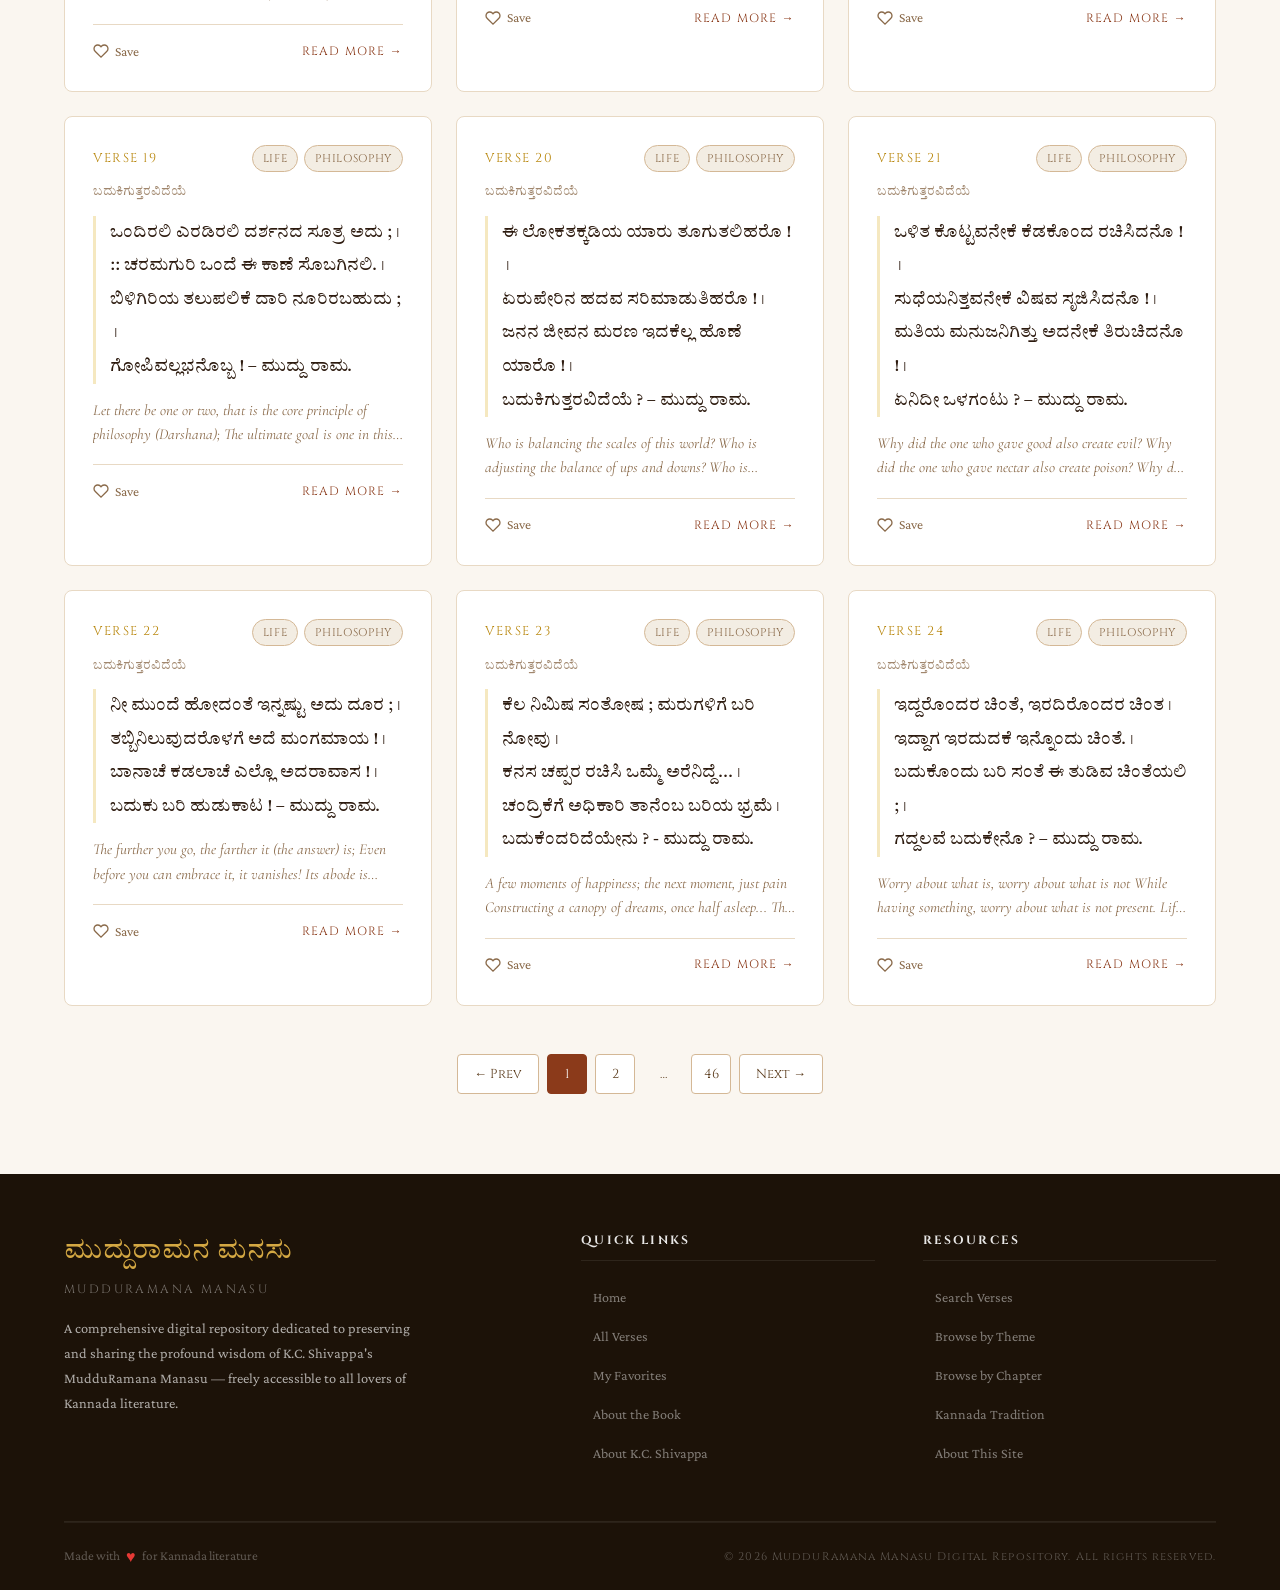
<file: verses.html>
<!DOCTYPE html>
<html lang="en" data-theme="light" data-lang="en">
<head>
  <meta charset="UTF-8"/>
  <meta name="viewport" content="width=device-width, initial-scale=1.0"/>
  <title>All Verses – MudduRamana Manasu</title>
  <link rel="preconnect" href="https://fonts.googleapis.com"/>
  <link rel="preconnect" href="https://fonts.gstatic.com" crossorigin/>
  <link href="https://fonts.googleapis.com/css2?family=Tiro+Kannada:ital@0;1&family=Cormorant+Garamond:ital,wght@0,300;0,400;0,600;1,300;1,400&family=Cinzel:wght@400;600;700&family=Crimson+Pro:ital,wght@0,300;0,400;1,300;1,400&display=swap" rel="stylesheet"/>
  <link rel="stylesheet" href="styles.css"/>
</head>
<body>
<nav class="nav" id="mainNav">
  <div class="nav-inner">
    <a href="index.html" class="nav-logo">
      <span class="nav-logo-kn">ಮುದ್ದುರಾಮನ ಮನಸು</span>
      <span class="nav-logo-en" data-i18n="nav_logo_sub">MudduRamana Manasu</span>
    </a>
    <div class="nav-links">
      <a href="index.html"    class="nav-link"        data-i18n="nav_home">Home</a>
      <a href="verses.html"   class="nav-link active"  data-i18n="nav_verses">All Verses</a>
      <a href="about.html"    class="nav-link"        data-i18n="nav_about">About</a>
      <a href="favorites.html" class="nav-link"><svg width="14" height="14" viewBox="0 0 24 24" fill="none" stroke="currentColor" stroke-width="2"><path d="M20.84 4.61a5.5 5.5 0 0 0-7.78 0L12 5.67l-1.06-1.06a5.5 5.5 0 0 0-7.78 7.78l1.06 1.06L12 21.23l7.78-7.78 1.06-1.06a5.5 5.5 0 0 0 0-7.78z"></path></svg> <span data-i18n="nav_favorites">Favorites</span></a>
    </div>
    <div class="nav-right">
      <button class="lang-toggle" id="langToggle">ಕನ್ನಡ</button>
      <button class="theme-toggle" id="themeToggle">☀️</button>
      <button class="nav-burger" id="navBurger"><span></span><span></span><span></span></button>
    </div>
  </div>
  <div class="nav-mobile" id="navMobile">
    <a href="index.html"     data-i18n="nav_home">Home</a>
    <a href="verses.html"    data-i18n="nav_verses">All Verses</a>
    <a href="about.html"     data-i18n="nav_about">About</a>
    <a href="favorites.html" data-i18n="nav_favorites">Favorites</a>
  </div>
</nav>

<div class="page-header">
  <div class="container">
    <h1 class="page-header-title" data-i18n="page_verses_title">All Verses</h1>
    <p class="page-header-sub" data-i18n="page_verses_sub" data-i18n-n="1100">Complete collection of 1100 verses from MudduRamana Manasu</p>
  </div>
</div>

<section class="verses-page-section">
  <div class="container">
    <div class="filters-bar">
      <div class="filter-search-wrap">
        <svg class="search-icon" width="18" height="18" viewBox="0 0 24 24" fill="none" stroke="currentColor" stroke-width="2"><circle cx="11" cy="11" r="8"></circle><line x1="21" y1="21" x2="16.65" y2="16.65"></line></svg>
        <input type="text" id="verseSearch" class="filter-search" data-i18n="filter_search_ph" data-i18n-attr="placeholder" placeholder="Search verses…" oninput="filterVerses()"/>
      </div>
      <div class="filter-group">
        <label data-i18n="filter_jump_label">Jump to verse:</label>
        <input type="number" id="jumpVerse" class="filter-number" data-i18n="filter_jump_ph" data-i18n-attr="placeholder" placeholder="1–1100" min="1" max="1100"/>
        <button class="btn-small" onclick="jumpToVerse()" data-i18n="filter_jump_go">Go</button>
      </div>
      <div class="filter-group">
        <label data-i18n="filter_theme_label">Theme:</label>
        <select id="themeFilter" class="filter-select" onchange="filterVerses()">
          <option value="" data-i18n="filter_theme_all">All Themes</option>
        </select>
      </div>
      <div class="filter-group">
        <label data-i18n="filter_chapter_label">Chapter:</label>
        <select id="chapterFilter" class="filter-select" onchange="filterVerses()">
          <option value="" data-i18n="filter_chapter_all">All Chapters</option>
        </select>
      </div>
      <div class="filter-group">
        <label data-i18n="filter_sort_label">Sort:</label>
        <select id="sortOrder" class="filter-select" onchange="filterVerses()">
          <option value="asc"  data-i18n="filter_sort_asc">1 → 1100</option>
          <option value="desc" data-i18n="filter_sort_desc">1100 → 1</option>
        </select>
      </div>
      <button class="btn-small btn-clear" onclick="clearFilters()" data-i18n="filter_clear">Clear</button>
    </div>
    <div class="results-info" id="resultsInfo"></div>
    <div class="verses-list" id="versesList"></div>
    <div class="pagination" id="pagination"></div>
  </div>
</section>

<footer class="footer">
  <div class="container">
    <div class="footer-top">
      <div class="footer-brand">
        <span class="footer-brand-logo">ಮುದ್ದುರಾಮನ ಮನಸು</span>
        <span class="footer-brand-logo-en">MudduRamana Manasu</span>
        <p data-i18n="footer_brand_desc">A comprehensive digital repository for K.C. Shivappa's MudduRamana Manasu.</p>
      </div>
      <div class="footer-col">
        <h4 data-i18n="footer_quick_links">Quick Links</h4>
        <a href="index.html"        data-i18n="footer_lnk_home">Home</a>
        <a href="verses.html"       data-i18n="footer_lnk_verses">All Verses</a>
        <a href="favorites.html"    data-i18n="footer_lnk_favs">My Favorites</a>
        <a href="about.html"        data-i18n="footer_lnk_book">About the Book</a>
        <a href="about.html#author" data-i18n="footer_lnk_author">About K.C. Shivappa</a>
      </div>
      <div class="footer-col">
        <h4 data-i18n="footer_resources">Resources</h4>
        <a href="verses.html"          data-i18n="footer_res_search">Search Verses</a>
        <a href="verses.html"          data-i18n="footer_res_theme">Browse by Theme</a>
        <a href="verses.html"          data-i18n="footer_res_chapter">Browse by Chapter</a>
        <a href="about.html#tradition" data-i18n="footer_res_trad">Kannada Tradition</a>
        <a href="about.html#repository" data-i18n="footer_res_site">About This Site</a>
      </div>
    </div>
    <hr class="footer-divider"/>
    <div class="footer-bottom">
      <div class="footer-bottom-left"><span data-i18n="footer_made_with">Made with</span> <span class="footer-heart">♥</span> <span data-i18n="footer_for_lit">for Kannada literature</span></div>
      <div class="footer-bottom-right" data-i18n="footer_copy">© 2026 MudduRamana Manasu Digital Repository. All rights reserved.</div>
    </div>
  </div>
</footer>

<div class="modal-overlay" id="modalOverlay" onclick="closeModal(event)">
  <div class="modal" id="verseModal">
    <button class="modal-close" onclick="closeModalDirect()">&times;</button>
    <div class="modal-content" id="modalContent"></div>
    <div class="modal-nav">
      <button class="modal-nav-btn" id="prevBtn" onclick="navigateModal(-1)">← Previous</button>
      <button class="modal-nav-btn" id="nextBtn" onclick="navigateModal(1)">Next →</button>
    </div>
  </div>
</div>

<script src="data.js"></script>
<script src="i18n.js"></script>
<script src="app.js"></script>
</body>
</html>
</file>
<file: styles.css>
/* ===========================
   MudduRamana Manasu — Styles
   Warm manuscript + dark mode
   =========================== */

/* ---- LIGHT THEME (default) ---- */
:root {
  --bg: #faf6f0;
  --bg-alt: #f3ede3;
  --bg-card: #ffffff;
  --bg-dark: #1c1208;
  --ink: #2c1a0e;
  --ink-light: #5c3d1e;
  --ink-muted: #8a6a4a;
  --gold: #b8860b;
  --gold-light: #d4a843;
  --gold-pale: #f5e8c0;
  --rust: #8b3a1a;
  --rust-light: #c05a2a;
  --border: #d4b896;
  --border-light: #e8d9c4;
  --shadow: rgba(44, 26, 14, 0.12);
  --shadow-deep: rgba(44, 26, 14, 0.25);
  --nav-bg: rgba(250, 246, 240, 0.93);
  --hero-grad-a: #faf6f0;
  --hero-grad-b: #f0e8d8;
  --hero-grad-c: #e8d8c0;
  --search-bg: #ffffff;
  --filter-bg: #f3ede3;
  --modal-bg: #faf6f0;
  --footer-bg: #1c1208;
  --footer-text: rgba(255,255,255,0.65);
  --footer-muted: rgba(255,255,255,0.3);
  --footer-heading: rgba(255,255,255,0.9);
  --footer-link: rgba(255,255,255,0.45);
  --theme-toggle-bg: var(--bg-alt);
  --theme-toggle-icon: '☀️';

  --font-display: 'Cinzel', serif;
  --font-body: 'Crimson Pro', Georgia, serif;
  --font-kannada: 'Tiro Kannada', serif;
  --font-serif: 'Cormorant Garamond', Georgia, serif;
}

/* ---- DARK THEME ---- */
[data-theme="dark"] {
  --bg: #0f0c07;
  --bg-alt: #1a1408;
  --bg-card: #1f1810;
  --bg-dark: #060402;
  --ink: #eddcbc;
  --ink-light: #c9aa7a;
  --ink-muted: #8a7254;
  --gold: #d4a843;
  --gold-light: #e8c26a;
  --gold-pale: rgba(184,134,11,0.15);
  --rust: #c05a2a;
  --rust-light: #e07040;
  --border: #3a2c18;
  --border-light: #2a2010;
  --shadow: rgba(0,0,0,0.4);
  --shadow-deep: rgba(0,0,0,0.6);
  --nav-bg: rgba(15, 12, 7, 0.95);
  --hero-grad-a: #0f0c07;
  --hero-grad-b: #1a1408;
  --hero-grad-c: #201808;
  --search-bg: #1f1810;
  --filter-bg: #1a1408;
  --modal-bg: #1a1408;
  --footer-bg: #060402;
  --footer-text: rgba(255,255,255,0.55);
  --footer-muted: rgba(255,255,255,0.2);
  --footer-heading: rgba(255,255,255,0.85);
  --footer-link: rgba(255,255,255,0.35);
  --theme-toggle-bg: #2a2010;
  --theme-toggle-icon: '🌙';
}

*, *::before, *::after { box-sizing: border-box; margin: 0; padding: 0; }
html { scroll-behavior: smooth; }

body {
  font-family: var(--font-body);
  background: var(--bg);
  color: var(--ink);
  font-size: 18px;
  line-height: 1.7;
  transition: background 0.3s, color 0.3s;
}

a { color: inherit; text-decoration: none; }
img { max-width: 100%; display: block; }

.container {
  max-width: 1200px;
  margin: 0 auto;
  padding: 0 24px;
}

/* ---- NAV ---- */
.nav {
  position: fixed;
  top: 0; left: 0; right: 0;
  z-index: 100;
  background: var(--nav-bg);
  backdrop-filter: blur(16px);
  -webkit-backdrop-filter: blur(16px);
  border-bottom: 1px solid var(--border-light);
  transition: box-shadow 0.3s, background 0.3s;
}
.nav.scrolled { box-shadow: 0 2px 20px var(--shadow); }

.nav-inner {
  max-width: 1200px;
  margin: 0 auto;
  padding: 0 24px;
  height: 64px;
  display: flex;
  align-items: center;
  justify-content: space-between;
  gap: 16px;
}
.nav-logo {
  display: flex;
  flex-direction: column;
  line-height: 1.1;
  flex-shrink: 0;
}
.nav-logo-kn {
  font-family: var(--font-kannada);
  font-size: 15px;
  color: var(--gold);
  letter-spacing: 0.02em;
}
.nav-logo-en {
  font-family: var(--font-display);
  font-size: 13px;
  letter-spacing: 0.1em;
  color: var(--ink);
  text-transform: uppercase;
}
.nav-links {
  display: flex;
  align-items: center;
  gap: 28px;
}
.nav-link {
  font-family: var(--font-display);
  font-size: 12px;
  letter-spacing: 0.1em;
  text-transform: uppercase;
  color: var(--ink-light);
  display: flex;
  align-items: center;
  gap: 5px;
  transition: color 0.2s;
  white-space: nowrap;
}
.nav-link:hover, .nav-link.active { color: var(--gold); }

/* Theme toggle button */
.theme-toggle {
  width: 38px; height: 38px;
  display: flex;
  align-items: center;
  justify-content: center;
  border-radius: 50%;
  border: 1px solid var(--border);
  background: var(--theme-toggle-bg);
  cursor: pointer;
  font-size: 16px;
  transition: background 0.2s, border-color 0.2s, transform 0.2s;
  flex-shrink: 0;
}
.theme-toggle:hover {
  border-color: var(--gold);
  transform: rotate(20deg);
}

.nav-right {
  display: flex;
  align-items: center;
  gap: 16px;
}

.nav-burger {
  display: none;
  flex-direction: column;
  gap: 5px;
  background: none;
  border: none;
  cursor: pointer;
  padding: 4px;
}
.nav-burger span {
  display: block;
  width: 24px; height: 2px;
  background: var(--ink);
  border-radius: 2px;
  transition: 0.3s;
}
.nav-mobile {
  display: none;
  flex-direction: column;
  padding: 12px 24px 20px;
  border-top: 1px solid var(--border-light);
  background: var(--nav-bg);
  gap: 2px;
}
.nav-mobile a {
  padding: 10px 0;
  font-family: var(--font-display);
  font-size: 13px;
  letter-spacing: 0.08em;
  text-transform: uppercase;
  color: var(--ink-light);
  border-bottom: 1px solid var(--border-light);
}
.nav-mobile.open { display: flex; }

/* ---- HERO ---- */
.hero {
  min-height: 100vh;
  padding-top: 64px;
  display: flex;
  align-items: center;
  justify-content: center;
  position: relative;
  background: linear-gradient(160deg, var(--hero-grad-a) 0%, var(--hero-grad-b) 40%, var(--hero-grad-c) 100%);
  overflow: hidden;
}
.hero-bg { position: absolute; inset: 0; pointer-events: none; }
.hero-lotus {
  position: absolute;
  font-size: 6rem;
  opacity: 0.06;
  animation: floatLotus 8s ease-in-out infinite;
}
.hero-lotus-1 { top: 10%; left: 5%; animation-delay: 0s; }
.hero-lotus-2 { top: 60%; right: 5%; animation-delay: 2.5s; font-size: 8rem; }
.hero-lotus-3 { bottom: 10%; left: 30%; animation-delay: 5s; font-size: 4rem; }
@keyframes floatLotus {
  0%, 100% { transform: translateY(0) rotate(0deg); }
  50% { transform: translateY(-20px) rotate(5deg); }
}
.hero::before, .hero::after {
  content: '';
  position: absolute;
  border: 1px solid var(--gold);
  opacity: 0.07;
  border-radius: 50%;
}
.hero::before { top: -80px; right: -80px; width: 500px; height: 500px; }
.hero::after { bottom: -100px; left: -100px; width: 400px; height: 400px; }

.hero-content {
  position: relative;
  text-align: center;
  max-width: 800px;
  padding: 80px 24px 120px;
  animation: fadeUp 1s ease both;
}
@keyframes fadeUp {
  from { opacity: 0; transform: translateY(30px); }
  to { opacity: 1; transform: translateY(0); }
}

.hero-subtitle-top {
  font-family: var(--font-kannada);
  font-size: 16px;
  color: var(--gold);
  letter-spacing: 0.05em;
  margin-bottom: 20px;
  opacity: 0.85;
}
.hero-title { display: flex; flex-direction: column; gap: 6px; margin-bottom: 16px; }
.hero-title-kn {
  font-family: var(--font-kannada);
  font-size: clamp(2.4rem, 6vw, 4.2rem);
  color: var(--rust);
  line-height: 1.2;
}
.hero-title-en {
  font-family: var(--font-display);
  font-size: clamp(1.4rem, 3.5vw, 2.4rem);
  letter-spacing: 0.12em;
  color: var(--ink);
  text-transform: uppercase;
}
.hero-author {
  font-family: var(--font-serif);
  font-size: 1.2rem;
  font-style: italic;
  color: var(--ink-muted);
  margin-bottom: 20px;
}
.hero-author strong { font-style: normal; color: var(--ink-light); font-weight: 600; }
.hero-desc {
  font-size: 1.1rem;
  color: var(--ink-light);
  max-width: 580px;
  margin: 0 auto 32px;
  font-family: var(--font-serif);
  font-style: italic;
}
.hero-stats {
  display: flex;
  align-items: center;
  justify-content: center;
  margin-bottom: 36px;
  background: rgba(255,255,255,0.08);
  border: 1px solid var(--border);
  border-radius: 60px;
  padding: 12px 32px;
  width: fit-content;
  margin-left: auto;
  margin-right: auto;
  backdrop-filter: blur(4px);
}
.hero-stat { display: flex; flex-direction: column; align-items: center; padding: 0 24px; }
.hero-stat-num {
  font-family: var(--font-display);
  font-size: 1.5rem;
  color: var(--rust);
  font-weight: 600;
  letter-spacing: 0.05em;
}
.hero-stat-label {
  font-size: 0.75rem;
  text-transform: uppercase;
  letter-spacing: 0.1em;
  color: var(--ink-muted);
}
.hero-stat-divider { width: 1px; height: 40px; background: var(--border); }
.hero-cta { display: flex; gap: 16px; justify-content: center; flex-wrap: wrap; }
.hero-scroll-hint {
  position: absolute;
  bottom: 32px; left: 50%;
  transform: translateX(-50%);
  display: flex;
  flex-direction: column;
  align-items: center;
  gap: 4px;
  color: var(--ink-muted);
  font-size: 0.75rem;
  letter-spacing: 0.15em;
  text-transform: uppercase;
  animation: bounceDown 2s ease-in-out infinite;
}
@keyframes bounceDown {
  0%, 100% { transform: translateX(-50%) translateY(0); }
  50% { transform: translateX(-50%) translateY(8px); }
}

/* ---- BUTTONS ---- */
.btn-primary {
  display: inline-block;
  background: var(--rust);
  color: #fff;
  font-family: var(--font-display);
  font-size: 13px;
  letter-spacing: 0.12em;
  text-transform: uppercase;
  padding: 14px 32px;
  border-radius: 4px;
  transition: background 0.2s, transform 0.2s, box-shadow 0.2s;
  box-shadow: 0 4px 20px rgba(139,58,26,0.25);
  border: none; cursor: pointer;
}
.btn-primary:hover {
  background: var(--rust-light);
  transform: translateY(-2px);
  box-shadow: 0 8px 30px rgba(139,58,26,0.3);
}
.btn-secondary {
  display: inline-block;
  background: transparent;
  color: var(--ink);
  font-family: var(--font-display);
  font-size: 13px;
  letter-spacing: 0.12em;
  text-transform: uppercase;
  padding: 14px 32px;
  border-radius: 4px;
  border: 1.5px solid var(--border);
  transition: border-color 0.2s, color 0.2s, transform 0.2s;
  cursor: pointer;
}
.btn-secondary:hover { border-color: var(--gold); color: var(--gold); transform: translateY(-2px); }
.btn-outline {
  display: inline-block;
  border: 1.5px solid var(--rust);
  color: var(--rust);
  font-family: var(--font-display);
  font-size: 13px;
  letter-spacing: 0.1em;
  text-transform: uppercase;
  padding: 12px 28px;
  border-radius: 4px;
  transition: background 0.2s, color 0.2s;
}
.btn-outline:hover { background: var(--rust); color: #fff; }
.btn-small {
  display: inline-block;
  background: var(--rust);
  color: #fff;
  font-family: var(--font-display);
  font-size: 11px;
  letter-spacing: 0.1em;
  text-transform: uppercase;
  padding: 8px 16px;
  border-radius: 4px;
  border: none;
  cursor: pointer;
  transition: background 0.2s;
}
.btn-small:hover { background: var(--rust-light); }
.btn-clear {
  background: transparent;
  color: var(--ink-muted);
  border: 1px solid var(--border);
}
.btn-clear:hover { background: var(--bg-alt); color: var(--ink); }

/* ---- SEARCH SECTION ---- */
.search-section {
  padding: 32px 0;
  background: var(--bg-alt);
  border-top: 1px solid var(--border-light);
  border-bottom: 1px solid var(--border-light);
}
.search-box {
  display: flex;
  align-items: center;
  max-width: 720px;
  margin: 0 auto;
  background: var(--search-bg);
  border: 1.5px solid var(--border);
  border-radius: 8px;
  overflow: hidden;
  box-shadow: 0 2px 12px var(--shadow);
  transition: border-color 0.2s, box-shadow 0.2s;
}
.search-box:focus-within { border-color: var(--gold); box-shadow: 0 4px 24px var(--shadow); }
.search-icon { margin: 0 14px; color: var(--ink-muted); flex-shrink: 0; }
.search-input {
  flex: 1;
  border: none;
  outline: none;
  font-family: var(--font-body);
  font-size: 16px;
  color: var(--ink);
  background: transparent;
  padding: 14px 0;
}
.search-input::placeholder { color: var(--ink-muted); }
.search-btn {
  background: var(--rust);
  color: #fff;
  border: none;
  padding: 14px 28px;
  font-family: var(--font-display);
  font-size: 13px;
  letter-spacing: 0.1em;
  text-transform: uppercase;
  cursor: pointer;
  transition: background 0.2s;
}
.search-btn:hover { background: var(--rust-light); }

/* ---- SECTION HEADERS ---- */
.section-title {
  font-family: var(--font-display);
  font-size: clamp(1.6rem, 3vw, 2.2rem);
  text-align: center;
  letter-spacing: 0.06em;
  color: var(--ink);
  margin-bottom: 12px;
}
.section-subtitle {
  text-align: center;
  color: var(--ink-muted);
  font-family: var(--font-serif);
  font-style: italic;
  font-size: 1.1rem;
  margin-bottom: 48px;
}

/* ---- FEATURES ---- */
.features-section { padding: 80px 0; background: var(--bg); }
.features-grid { display: grid; grid-template-columns: repeat(auto-fit, minmax(240px,1fr)); gap: 24px; }
.feature-card {
  background: var(--bg-card);
  border: 1px solid var(--border-light);
  border-radius: 8px;
  padding: 32px 28px;
  text-align: center;
  transition: transform 0.2s, box-shadow 0.2s;
}
.feature-card:hover { transform: translateY(-4px); box-shadow: 0 8px 32px var(--shadow); }
.feature-icon { font-size: 2rem; margin-bottom: 16px; }
.feature-card h3 {
  font-family: var(--font-display);
  font-size: 1rem;
  letter-spacing: 0.06em;
  color: var(--ink);
  margin-bottom: 10px;
  text-transform: uppercase;
}
.feature-card p { color: var(--ink-muted); font-size: 0.95rem; line-height: 1.65; }

/* ---- VERSE CARD ---- */
.verses-grid { display: grid; grid-template-columns: repeat(auto-fill, minmax(340px,1fr)); gap: 28px; margin-bottom: 48px; }
.verse-card {
  background: var(--bg-card);
  border: 1px solid var(--border-light);
  border-radius: 8px;
  padding: 28px;
  cursor: pointer;
  transition: transform 0.2s, box-shadow 0.2s, border-color 0.2s;
}
.verse-card:hover { transform: translateY(-4px); box-shadow: 0 8px 32px var(--shadow); border-color: var(--border); }
.verse-card-header {
  display: flex;
  align-items: center;
  justify-content: space-between;
  margin-bottom: 10px;
}
.verse-number {
  font-family: var(--font-display);
  font-size: 0.8rem;
  letter-spacing: 0.12em;
  color: var(--gold);
  text-transform: uppercase;
}
.verse-chapter {
  font-family: var(--font-kannada);
  font-size: 0.78rem;
  color: var(--ink-muted);
  margin-bottom: 12px;
  opacity: 0.8;
}
.verse-tags { display: flex; gap: 6px; flex-wrap: wrap; }
.verse-tag {
  font-size: 0.7rem;
  padding: 3px 10px;
  border-radius: 20px;
  border: 1px solid var(--border);
  color: var(--ink-muted);
  font-family: var(--font-display);
  letter-spacing: 0.06em;
  text-transform: uppercase;
  background: var(--bg-alt);
}
.verse-kannada {
  font-family: var(--font-kannada);
  font-size: 1.05rem;
  line-height: 2;
  color: var(--ink);
  margin-bottom: 14px;
  border-left: 3px solid var(--gold-pale);
  padding-left: 14px;
}
.verse-meaning-preview {
  font-family: var(--font-serif);
  font-style: italic;
  color: var(--ink-muted);
  font-size: 0.95rem;
  line-height: 1.6;
  display: -webkit-box;
  -webkit-line-clamp: 2;
  -webkit-box-orient: vertical;
  overflow: hidden;
}
.verse-card-footer {
  display: flex;
  align-items: center;
  justify-content: space-between;
  margin-top: 18px;
  padding-top: 14px;
  border-top: 1px solid var(--border-light);
}
.verse-like-btn {
  background: none;
  border: none;
  cursor: pointer;
  display: flex;
  align-items: center;
  gap: 6px;
  color: var(--ink-muted);
  font-size: 0.85rem;
  font-family: var(--font-body);
  transition: color 0.2s;
  padding: 4px 0;
}
.verse-like-btn:hover, .verse-like-btn.liked { color: #e53935; }
.verse-like-btn.liked svg { fill: #e53935; }
.verse-like-btn svg { transition: fill 0.2s; }
.verse-read-link {
  font-family: var(--font-display);
  font-size: 0.75rem;
  letter-spacing: 0.1em;
  text-transform: uppercase;
  color: var(--rust);
  transition: color 0.2s;
}
.verse-read-link:hover { color: var(--rust-light); }

/* ---- FEATURED SECTION ---- */
.featured-section {
  padding: 80px 0;
  background: var(--bg-alt);
  border-top: 1px solid var(--border-light);
  border-bottom: 1px solid var(--border-light);
}
.featured-cta { text-align: center; margin-top: 48px; }

/* ---- ABOUT SNIPPET (homepage) ---- */
.about-snippet { padding: 80px 0; background: var(--bg); }
.about-snippet-inner {
  display: grid;
  grid-template-columns: 1fr 1fr;
  gap: 64px;
  align-items: center;
}
.about-label {
  font-family: var(--font-display);
  font-size: 0.75rem;
  letter-spacing: 0.2em;
  text-transform: uppercase;
  color: var(--gold);
  margin-bottom: 12px;
}
.about-snippet-text h2 {
  font-family: var(--font-display);
  font-size: 2rem;
  letter-spacing: 0.06em;
  color: var(--ink);
  margin-bottom: 20px;
}
.about-snippet-text p {
  color: var(--ink-light);
  font-size: 1rem;
  line-height: 1.8;
  margin-bottom: 16px;
  font-family: var(--font-serif);
}
.about-snippet-text p em { color: var(--rust); }
.about-snippet-text .btn-outline { margin-top: 12px; }

.verse-card-large {
  background: linear-gradient(145deg, var(--bg-card) 0%, var(--bg-alt) 100%);
  border: 1px solid var(--border);
  border-radius: 12px;
  padding: 40px 36px;
  box-shadow: 0 4px 32px var(--shadow);
}
.verse-card-large .verse-number {
  font-family: var(--font-display);
  font-size: 0.8rem;
  letter-spacing: 0.15em;
  color: var(--gold);
  text-transform: uppercase;
  margin-bottom: 20px;
  display: block;
}
.verse-card-large .verse-kannada {
  font-family: var(--font-kannada);
  font-size: 1.1rem;
  line-height: 2.2;
  color: var(--ink);
  margin-bottom: 20px;
  border-left: 3px solid var(--gold);
  padding-left: 16px;
}
.verse-card-large .verse-translit {
  font-family: var(--font-serif);
  font-style: italic;
  font-size: 0.92rem;
  color: var(--ink-muted);
  margin-bottom: 18px;
  line-height: 1.8;
  padding-left: 19px;
  border-left: 3px solid var(--border-light);
}
.verse-card-large .verse-meaning {
  font-family: var(--font-serif);
  font-size: 1rem;
  line-height: 1.8;
  color: var(--ink-light);
  border-top: 1px solid var(--border-light);
  padding-top: 18px;
  margin-top: 6px;
}

/* ---- ABOUT CARDS (homepage dual section) ---- */
.about-duo-section {
  padding: 80px 0;
  background: var(--bg-alt);
  border-top: 1px solid var(--border-light);
  border-bottom: 1px solid var(--border-light);
}
.about-duo-grid {
  display: grid;
  grid-template-columns: 1fr 1fr;
  gap: 32px;
}
.about-duo-card {
  background: var(--bg-card);
  border: 1px solid var(--border-light);
  border-radius: 12px;
  padding: 40px 36px;
  transition: box-shadow 0.2s;
}
.about-duo-card:hover { box-shadow: 0 8px 40px var(--shadow); }
.about-duo-card-icon {
  font-size: 2.4rem;
  margin-bottom: 20px;
}
.about-duo-card-label {
  font-family: var(--font-display);
  font-size: 0.7rem;
  letter-spacing: 0.2em;
  text-transform: uppercase;
  color: var(--gold);
  margin-bottom: 8px;
}
.about-duo-card h3 {
  font-family: var(--font-display);
  font-size: 1.4rem;
  letter-spacing: 0.06em;
  color: var(--ink);
  margin-bottom: 16px;
}
.about-duo-card p {
  font-family: var(--font-serif);
  font-size: 1rem;
  color: var(--ink-light);
  line-height: 1.85;
  margin-bottom: 14px;
}
.about-duo-card p:last-of-type { margin-bottom: 24px; }
.about-duo-card .btn-outline { margin-top: 4px; }
.about-duo-card .highlight-line {
  font-family: var(--font-kannada);
  font-size: 1.05rem;
  color: var(--gold);
  border-left: 3px solid var(--gold-pale);
  padding: 8px 16px;
  margin-bottom: 18px;
  display: block;
  border-radius: 0 4px 4px 0;
  background: var(--gold-pale);
}

/* ---- PAGE HEADER ---- */
.page-header {
  padding: 120px 0 48px;
  background: linear-gradient(160deg, var(--bg) 0%, var(--bg-alt) 100%);
  border-bottom: 1px solid var(--border-light);
  text-align: center;
}
.page-header-title {
  font-family: var(--font-display);
  font-size: clamp(2rem,4vw,3rem);
  letter-spacing: 0.1em;
  text-transform: uppercase;
  color: var(--ink);
  margin-bottom: 10px;
}
.page-header-sub {
  font-family: var(--font-serif);
  font-style: italic;
  color: var(--ink-muted);
  font-size: 1.1rem;
}

/* ---- VERSES PAGE ---- */
.verses-page-section { padding: 48px 0 80px; }
.filters-bar {
  display: flex;
  flex-wrap: wrap;
  align-items: center;
  gap: 16px;
  padding: 20px 24px;
  background: var(--bg-card);
  border: 1px solid var(--border-light);
  border-radius: 8px;
  margin-bottom: 28px;
  box-shadow: 0 2px 8px var(--shadow);
}
.filter-search-wrap {
  flex: 1;
  min-width: 200px;
  display: flex;
  align-items: center;
  background: var(--filter-bg);
  border: 1px solid var(--border);
  border-radius: 6px;
  padding: 0 12px;
}
.filter-search {
  flex: 1;
  border: none;
  outline: none;
  background: transparent;
  font-family: var(--font-body);
  font-size: 15px;
  color: var(--ink);
  padding: 10px 0;
}
.filter-group {
  display: flex;
  align-items: center;
  gap: 8px;
  font-family: var(--font-display);
  font-size: 12px;
  letter-spacing: 0.08em;
  text-transform: uppercase;
  color: var(--ink-muted);
}
.filter-select, .filter-number {
  border: 1px solid var(--border);
  border-radius: 4px;
  padding: 8px 12px;
  font-family: var(--font-body);
  font-size: 14px;
  background: var(--filter-bg);
  color: var(--ink);
  outline: none;
  cursor: pointer;
}
.filter-number { width: 90px; }
.results-info {
  font-family: var(--font-display);
  font-size: 12px;
  letter-spacing: 0.08em;
  text-transform: uppercase;
  color: var(--ink-muted);
  margin-bottom: 24px;
}
.verses-list { display: grid; grid-template-columns: repeat(auto-fill, minmax(320px,1fr)); gap: 24px; }

/* ---- PAGINATION ---- */
.pagination { display: flex; justify-content: center; flex-wrap: wrap; gap: 8px; margin-top: 48px; }
.page-btn {
  width: 40px; height: 40px;
  display: flex;
  align-items: center;
  justify-content: center;
  border: 1px solid var(--border);
  border-radius: 4px;
  font-family: var(--font-display);
  font-size: 13px;
  color: var(--ink-light);
  background: var(--bg-card);
  cursor: pointer;
  transition: background 0.2s, color 0.2s, border-color 0.2s;
}
.page-btn:hover { background: var(--bg-alt); }
.page-btn.active { background: var(--rust); color: #fff; border-color: var(--rust); }
.page-btn.ellipsis { cursor: default; border: none; background: transparent; }
.page-btn.nav-page { width: auto; padding: 0 16px; }

/* ---- MODAL ---- */
.modal-overlay {
  display: none;
  position: fixed;
  inset: 0;
  background: rgba(0,0,0,0.6);
  backdrop-filter: blur(6px);
  z-index: 200;
  align-items: center;
  justify-content: center;
  padding: 24px;
}
.modal-overlay.open { display: flex; }
.modal {
  background: var(--modal-bg);
  border: 1px solid var(--border);
  border-radius: 12px;
  max-width: 680px;
  width: 100%;
  max-height: 90vh;
  overflow-y: auto;
  position: relative;
  box-shadow: 0 24px 80px rgba(0,0,0,0.4);
  animation: modalIn 0.3s ease;
}
@keyframes modalIn {
  from { opacity: 0; transform: scale(0.95) translateY(10px); }
  to { opacity: 1; transform: scale(1) translateY(0); }
}
.modal-close {
  position: sticky;
  top: 0; float: right;
  background: var(--bg-alt);
  border: 1px solid var(--border);
  border-radius: 50%;
  width: 36px; height: 36px;
  font-size: 20px;
  cursor: pointer;
  display: flex;
  align-items: center;
  justify-content: center;
  margin: 16px 16px 0;
  color: var(--ink-light);
  transition: background 0.2s;
  z-index: 2;
}
.modal-close:hover { background: var(--border-light); }
.modal-content { padding: 24px 40px 32px; }
.modal-verse-number {
  font-family: var(--font-display);
  font-size: 0.8rem;
  letter-spacing: 0.2em;
  text-transform: uppercase;
  color: var(--gold);
  margin-bottom: 24px;
  display: flex;
  align-items: center;
  gap: 8px;
  flex-wrap: wrap;
}
.modal-kannada {
  font-family: var(--font-kannada);
  font-size: 1.2rem;
  line-height: 2.2;
  color: var(--ink);
  border-left: 4px solid var(--gold);
  padding-left: 20px;
  margin-bottom: 24px;
}
.modal-section-label {
  font-family: var(--font-display);
  font-size: 0.7rem;
  letter-spacing: 0.2em;
  text-transform: uppercase;
  color: var(--ink-muted);
  margin-bottom: 8px;
}
.modal-translit {
  font-family: var(--font-serif);
  font-style: italic;
  font-size: 1rem;
  color: var(--ink-muted);
  line-height: 1.9;
  border-left: 3px solid var(--border-light);
  padding-left: 16px;
  margin-bottom: 24px;
}
.modal-meaning {
  font-family: var(--font-serif);
  font-size: 1.05rem;
  color: var(--ink-light);
  line-height: 1.9;
  background: var(--gold-pale);
  border-radius: 6px;
  padding: 20px 24px;
  margin-bottom: 24px;
  border: 1px solid rgba(184,134,11,0.2);
}
.modal-tags { display: flex; gap: 8px; flex-wrap: wrap; margin-bottom: 24px; }
.modal-actions { display: flex; gap: 12px; flex-wrap: wrap; }
.modal-action-btn {
  display: flex;
  align-items: center;
  gap: 8px;
  padding: 10px 20px;
  border-radius: 6px;
  border: 1px solid var(--border);
  background: var(--bg-alt);
  font-family: var(--font-display);
  font-size: 11px;
  letter-spacing: 0.1em;
  text-transform: uppercase;
  color: var(--ink-light);
  cursor: pointer;
  transition: all 0.2s;
}
.modal-action-btn:hover { background: var(--border-light); color: var(--ink); }
.modal-action-btn.liked { color: #e53935; border-color: #e53935; }
.modal-nav {
  display: flex;
  justify-content: space-between;
  padding: 16px 40px 24px;
  border-top: 1px solid var(--border-light);
}
.modal-nav-btn {
  background: none;
  border: 1px solid var(--border);
  border-radius: 4px;
  padding: 10px 20px;
  font-family: var(--font-display);
  font-size: 11px;
  letter-spacing: 0.1em;
  text-transform: uppercase;
  color: var(--ink-light);
  cursor: pointer;
  transition: all 0.2s;
}
.modal-nav-btn:hover { background: var(--bg-alt); }
.modal-nav-btn:disabled { opacity: 0.3; cursor: default; }

/* ---- ABOUT PAGE ---- */
.about-section { padding: 64px 0 80px; }
.about-prose { max-width: 780px; margin: 0 auto; }
.about-block {
  margin-bottom: 40px;
  padding: 40px 48px;
  background: var(--bg-card);
  border: 1px solid var(--border-light);
  border-radius: 12px;
}
.about-block-icon { font-size: 2.5rem; margin-bottom: 16px; }
.about-block h2 {
  font-family: var(--font-display);
  font-size: 1.5rem;
  letter-spacing: 0.08em;
  color: var(--ink);
  margin-bottom: 16px;
  text-transform: uppercase;
}
.about-block p {
  color: var(--ink-light);
  font-size: 1rem;
  line-height: 1.85;
  margin-bottom: 14px;
  font-family: var(--font-serif);
}
.about-block p:last-child { margin-bottom: 0; }
.about-block p em { color: var(--rust); font-style: italic; }

/* ---- FAVORITES PAGE ---- */
.favorites-section { padding: 48px 0 80px; }
.favorites-empty {
  text-align: center;
  padding: 80px 24px;
  color: var(--ink-muted);
}
.favorites-empty .empty-icon { font-size: 4rem; margin-bottom: 20px; }
.favorites-empty h2 {
  font-family: var(--font-display);
  font-size: 1.4rem;
  letter-spacing: 0.08em;
  text-transform: uppercase;
  color: var(--ink);
  margin-bottom: 12px;
}
.favorites-empty p { font-family: var(--font-serif); font-size: 1.1rem; margin-bottom: 28px; }

/* ---- FOOTER ---- */
.footer {
  background: var(--footer-bg);
  color: var(--footer-text);
  padding: 56px 0 0;
  transition: background 0.3s;
}
.footer-top {
  display: grid;
  grid-template-columns: 1.6fr 1fr 1fr;
  gap: 48px;
  padding-bottom: 48px;
  border-bottom: 1px solid rgba(255,255,255,0.08);
}
.footer-brand-logo {
  font-family: var(--font-kannada);
  font-size: 1.6rem;
  color: var(--gold-light);
  display: block;
  margin-bottom: 6px;
}
.footer-brand-logo-en {
  font-family: var(--font-display);
  font-size: 0.75rem;
  letter-spacing: 0.2em;
  text-transform: uppercase;
  color: rgba(255,255,255,0.4);
  display: block;
  margin-bottom: 16px;
}
.footer-brand p {
  font-size: 0.9rem;
  line-height: 1.75;
  max-width: 360px;
  color: var(--footer-text);
}
.footer-col h4 {
  font-family: var(--font-display);
  font-size: 0.75rem;
  letter-spacing: 0.18em;
  text-transform: uppercase;
  color: var(--footer-heading);
  margin-bottom: 16px;
  padding-bottom: 10px;
  border-bottom: 1px solid rgba(255,255,255,0.08);
}
.footer-col {
  display: flex;
  flex-direction: column;
  gap: 2px;
}
.footer-col a {
  font-size: 0.88rem;
  color: var(--footer-link);
  padding: 5px 0;
  transition: color 0.2s, padding-left 0.2s;
  display: flex;
  align-items: center;
  gap: 6px;
}
.footer-col a::before {
  content: '›';
  color: var(--gold);
  opacity: 0;
  transition: opacity 0.2s;
  font-size: 1rem;
}
.footer-col a:hover {
  color: var(--gold-light);
  padding-left: 4px;
}
.footer-col a:hover::before { opacity: 1; }

.footer-divider {
  border: none;
  border-top: 1px solid rgba(255,255,255,0.06);
}
.footer-bottom {
  padding: 20px 0;
  display: flex;
  align-items: center;
  justify-content: space-between;
  flex-wrap: wrap;
  gap: 12px;
  font-size: 0.82rem;
  color: var(--footer-muted);
}
.footer-bottom-left { display: flex; align-items: center; gap: 6px; }
.footer-heart { color: #e53935; font-size: 1rem; animation: heartbeat 1.8s ease-in-out infinite; }
@keyframes heartbeat {
  0%, 100% { transform: scale(1); }
  50% { transform: scale(1.2); }
}
.footer-bottom-right { font-family: var(--font-display); font-size: 0.7rem; letter-spacing: 0.1em; }

/* ---- TOAST ---- */
.toast {
  position: fixed;
  bottom: 32px; left: 50%;
  transform: translateX(-50%) translateY(20px);
  background: var(--ink);
  color: var(--bg);
  font-family: var(--font-display);
  font-size: 12px;
  letter-spacing: 0.08em;
  padding: 12px 24px;
  border-radius: 6px;
  opacity: 0;
  transition: opacity 0.3s, transform 0.3s;
  pointer-events: none;
  z-index: 300;
}
.toast.show { opacity: 1; transform: translateX(-50%) translateY(0); }

/* ---- CHAPTER FILTER ---- */
@media (max-width: 900px) { #chapterFilter { max-width: 160px; } }

/* ---- RESPONSIVE ---- */
@media (max-width: 768px) {
  .nav-links { display: none; }
  .nav-burger { display: flex; }
  .hero-stats { padding: 10px 20px; }
  .hero-stat { padding: 0 14px; }
  .about-snippet-inner { grid-template-columns: 1fr; gap: 40px; }
  .about-duo-grid { grid-template-columns: 1fr; }
  .filters-bar { gap: 12px; }
  .filter-group label { display: none; }
  .footer-top { grid-template-columns: 1fr; gap: 32px; }
  .modal-content { padding: 20px 24px 24px; }
  .modal-nav { padding: 16px 24px 20px; }
  .about-block { padding: 28px 24px; }
  .about-duo-card { padding: 28px 24px; }
  .verses-list, .verses-grid { grid-template-columns: 1fr; }
  .hero-cta { flex-direction: column; align-items: center; }
  .footer-bottom { flex-direction: column; align-items: center; text-align: center; }
}
@media (max-width: 480px) {
  .hero-stats { flex-direction: column; gap: 12px; background: transparent; border: none; padding: 0; }
  .hero-stat-divider { display: none; }
}

/* ---- LANGUAGE TOGGLE ---- */
.lang-toggle {
  height: 36px;
  padding: 0 14px;
  display: flex;
  align-items: center;
  justify-content: center;
  border-radius: 20px;
  border: 1.5px solid var(--border);
  background: var(--bg-alt);
  cursor: pointer;
  font-family: var(--font-kannada);
  font-size: 13px;
  color: var(--ink-light);
  letter-spacing: 0.02em;
  transition: background 0.2s, border-color 0.2s, color 0.2s;
  flex-shrink: 0;
  white-space: nowrap;
}
.lang-toggle:hover {
  border-color: var(--rust);
  color: var(--rust);
  background: var(--bg-card);
}

/* In English mode show Kannada label; in Kannada mode show English (handled by JS) */
[data-lang="kn"] .lang-toggle {
  font-family: var(--font-display);
  font-size: 12px;
  letter-spacing: 0.08em;
}

/* Kannada UI font size bumps for readability */
[data-lang="kn"] .nav-link,
[data-lang="kn"] .section-title,
[data-lang="kn"] .section-subtitle,
[data-lang="kn"] .feature-card h3,
[data-lang="kn"] .btn-primary,
[data-lang="kn"] .btn-secondary,
[data-lang="kn"] .btn-outline,
[data-lang="kn"] .btn-small,
[data-lang="kn"] .page-header-title,
[data-lang="kn"] .page-header-sub,
[data-lang="kn"] .filter-clear,
[data-lang="kn"] .footer-col h4,
[data-lang="kn"] .results-info {
  font-family: var(--font-kannada);
  letter-spacing: 0;
  text-transform: none;
}

[data-lang="kn"] .hero-title-en {
  font-family: var(--font-kannada);
  font-size: clamp(2.2rem, 5vw, 3.8rem);
  letter-spacing: 0.02em;
  text-transform: none;
}

[data-lang="kn"] .about-label,
[data-lang="kn"] .about-duo-card-label,
[data-lang="kn"] .verse-number,
[data-lang="kn"] .modal-verse-number {
  font-family: var(--font-kannada);
  letter-spacing: 0;
  text-transform: none;
}

[data-lang="kn"] .footer-bottom-right {
  font-family: var(--font-kannada);
  font-size: 0.8rem;
  letter-spacing: 0;
}

[data-lang="kn"] .search-btn {
  font-family: var(--font-kannada);
  letter-spacing: 0;
}

/* Nav right spacing */
.nav-right {
  display: flex;
  align-items: center;
  gap: 10px;
}

@media (max-width: 480px) {
  .lang-toggle { padding: 0 10px; font-size: 12px; }
}
</file>
